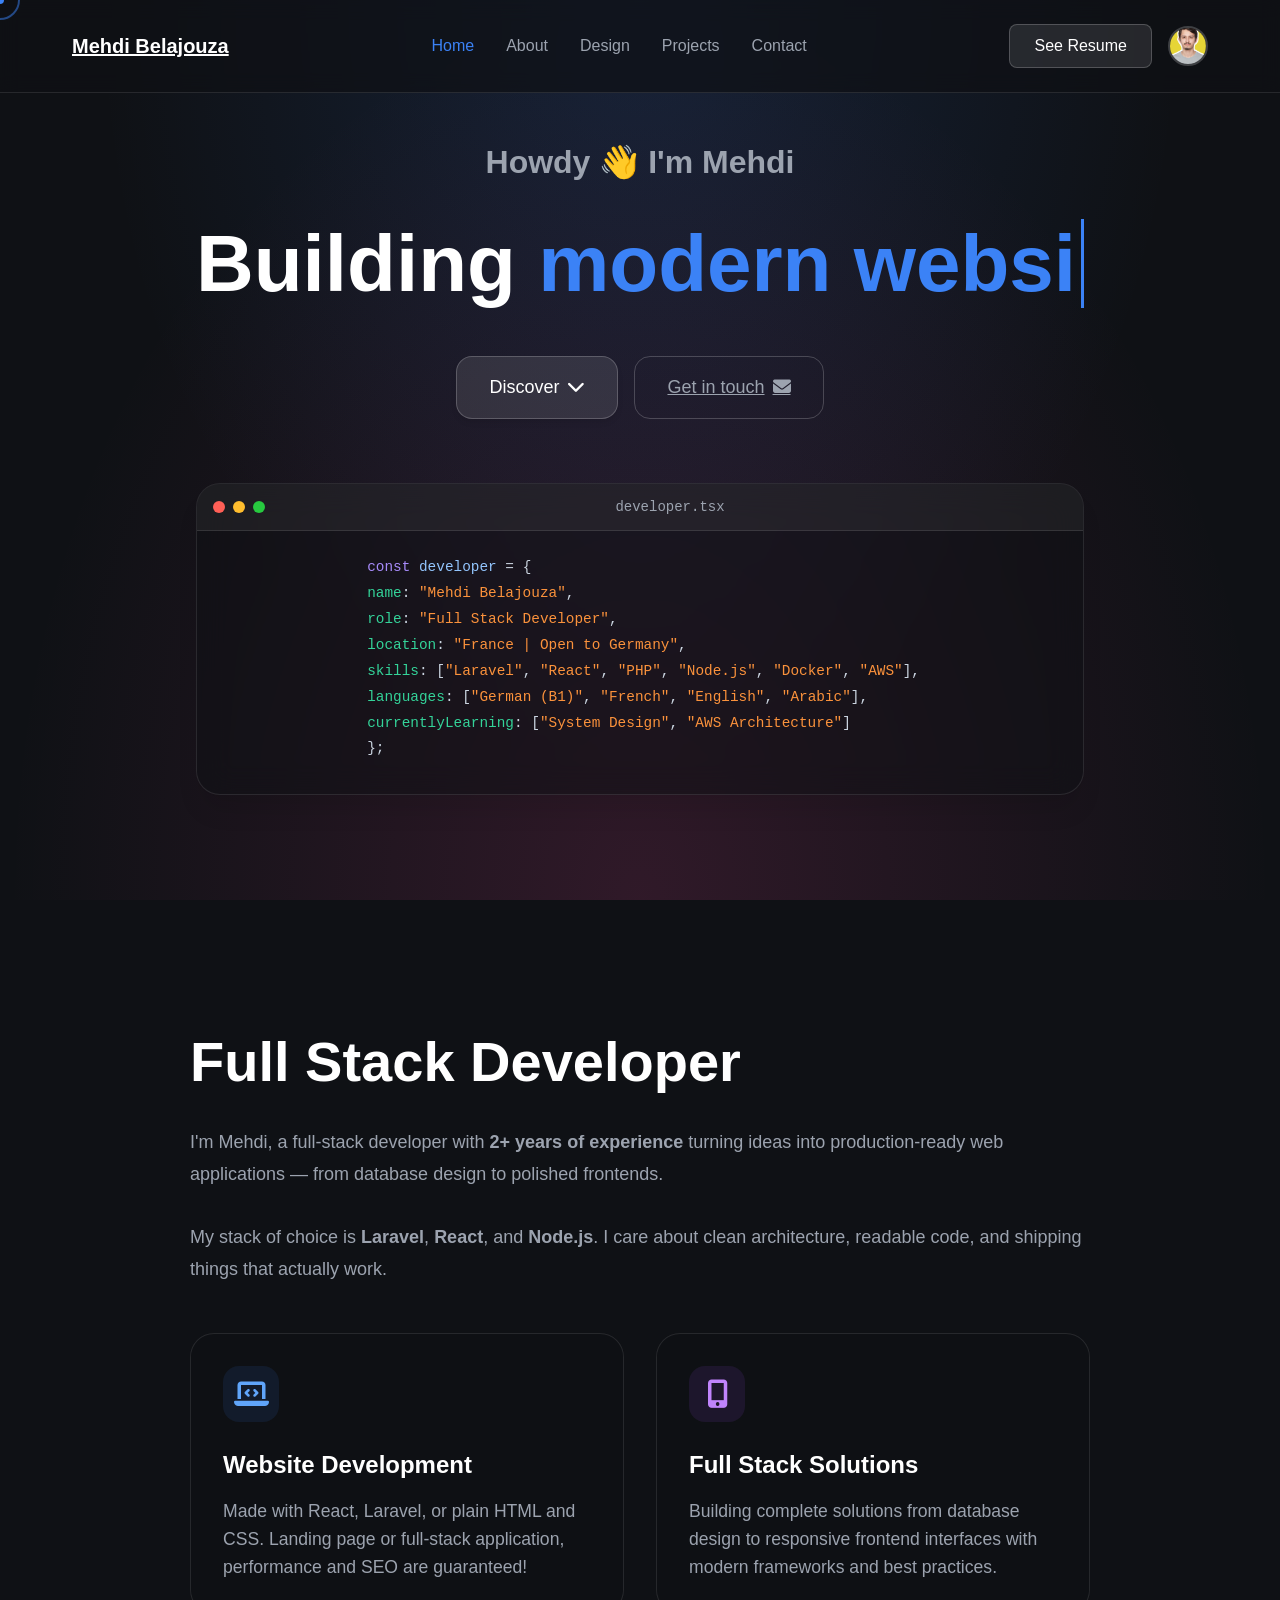
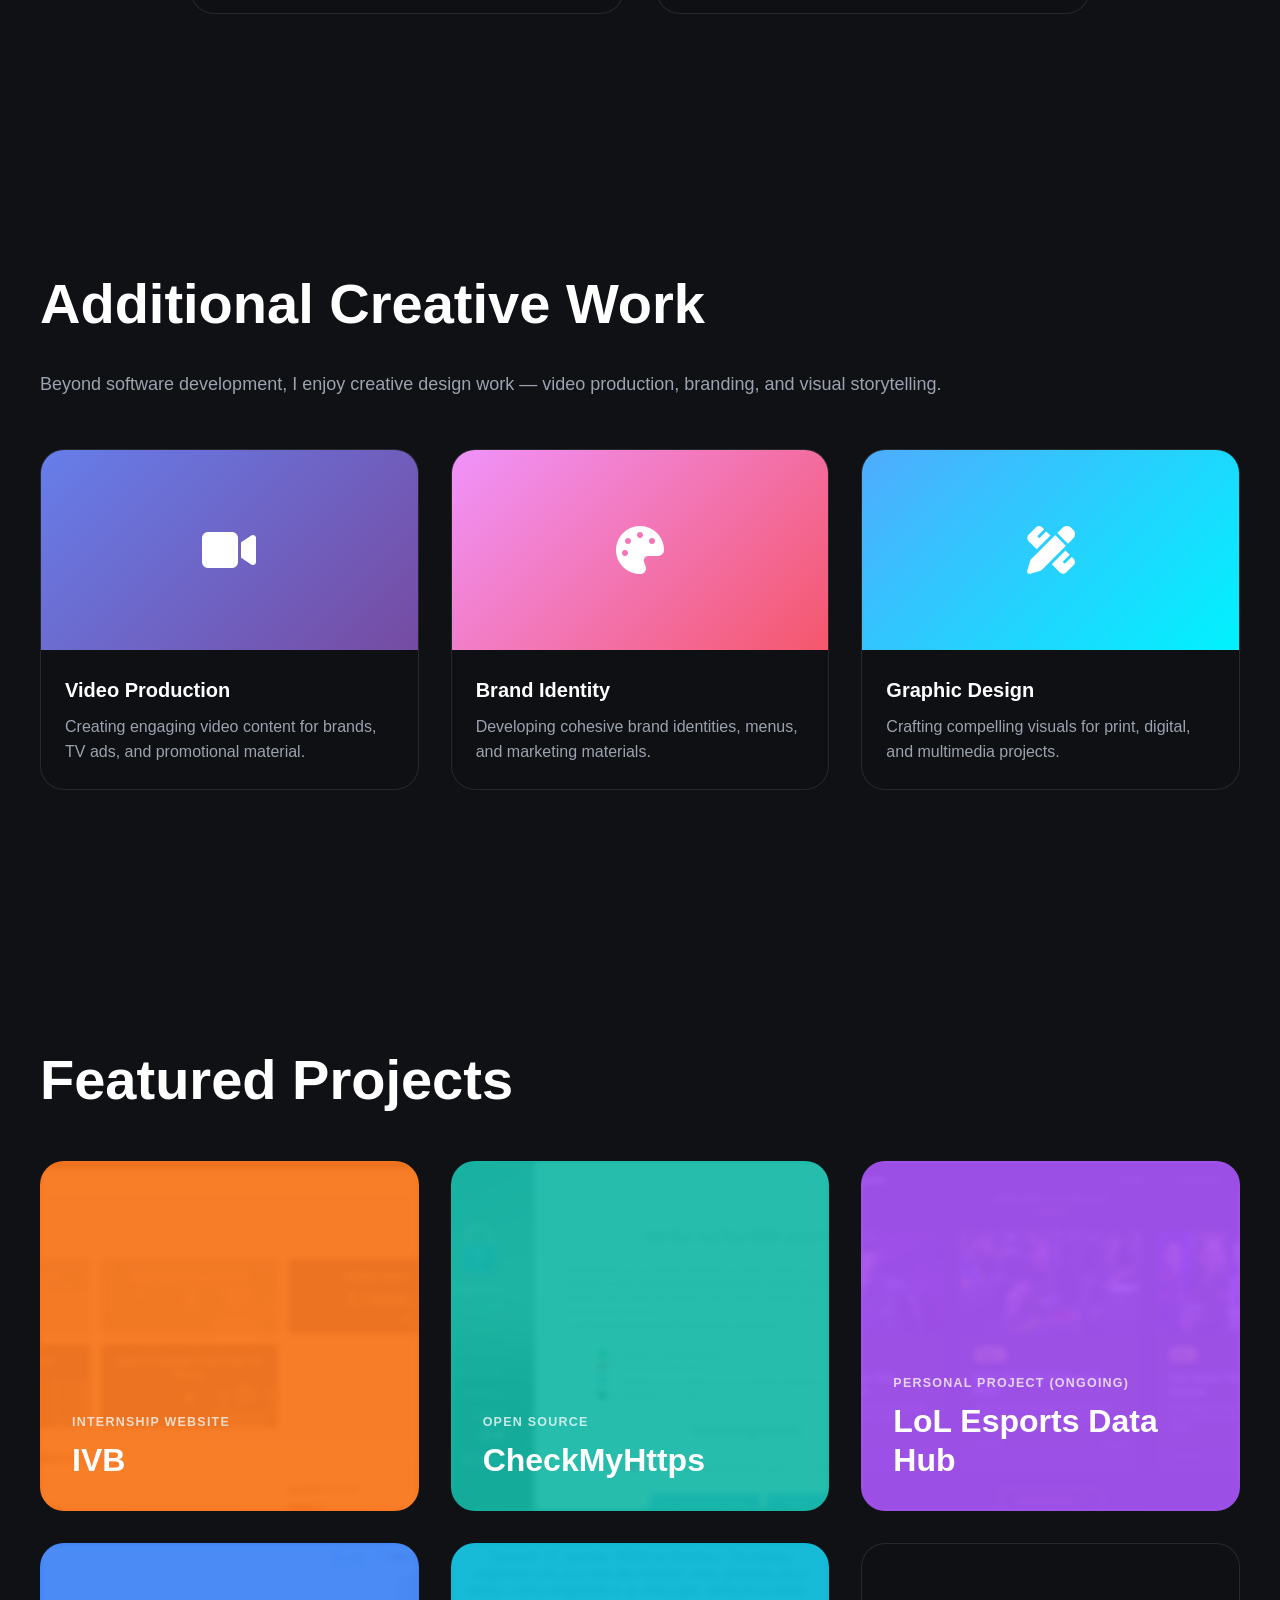
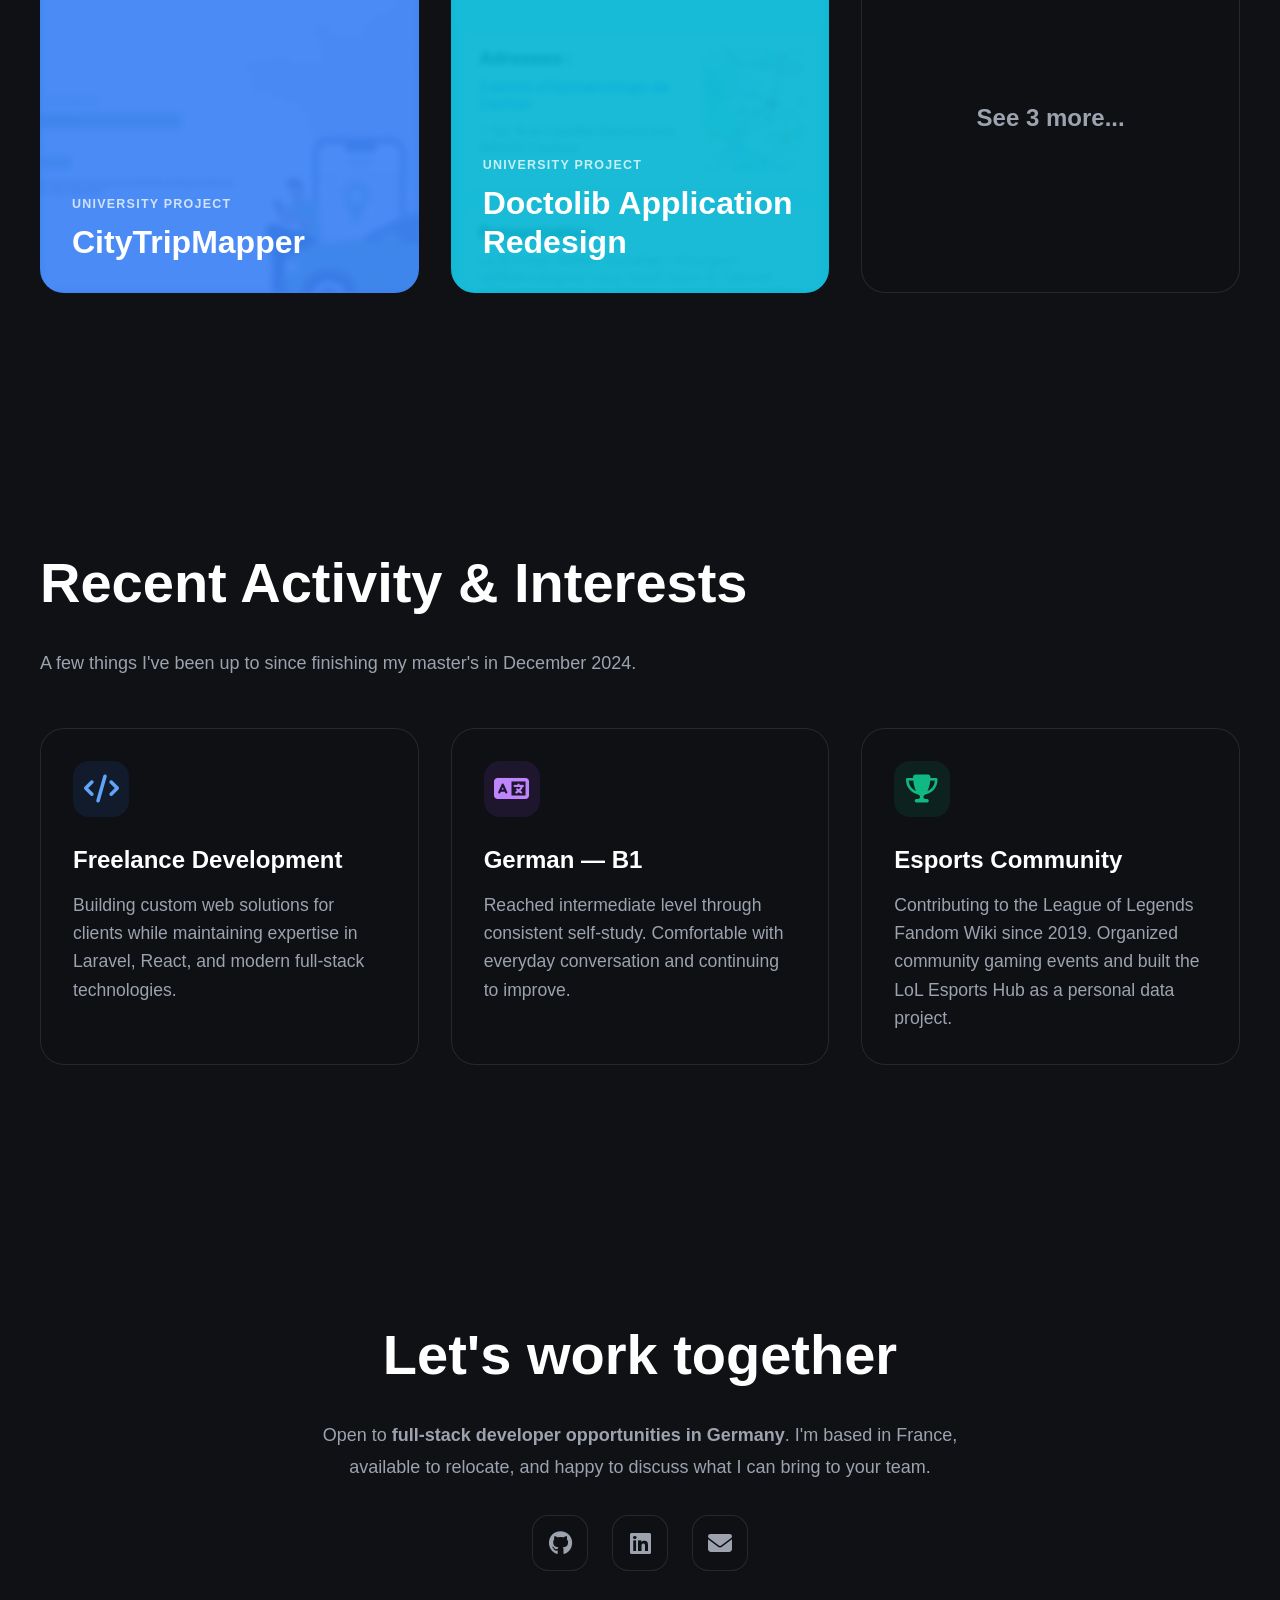
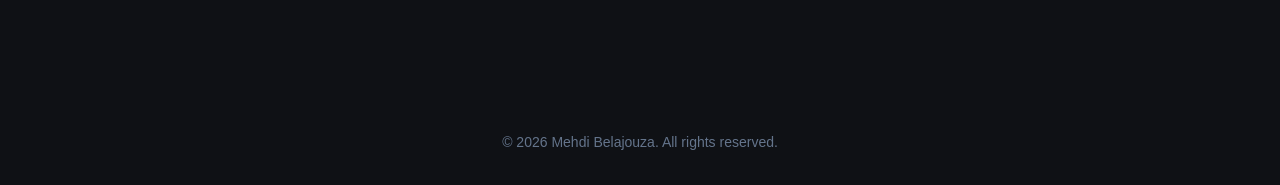
<file: index.html>
<!DOCTYPE html>
<html lang="en">
<head>
    <meta charset="UTF-8">
    <meta name="viewport" content="width=device-width, initial-scale=1.0">
    <title>Mehdi Belajouza - Full Stack Developer</title>
    
    <!-- Font Awesome -->
    <link rel="stylesheet" href="https://cdnjs.cloudflare.com/ajax/libs/font-awesome/6.4.0/css/all.min.css">
    
    <!-- Main Stylesheet -->
    <link rel="stylesheet" href="style.css">
    
</head>
<body>
    <!-- Scroll Progress Bar -->
    <div class="scroll-progress"></div>

    <!-- Navigation -->
    <nav id="navbar">
        <div class="nav-container">
            <a href="#home" class="logo glitch-hover">Mehdi Belajouza</a>
            
            <!-- Mobile Menu Button -->
            <button class="mobile-menu-toggle" id="mobile-menu-toggle" aria-label="Toggle Menu">
                <span></span>
                <span></span>
                <span></span>
            </button>
            
            <ul class="nav-links">
                <li><a href="#home">Home</a></li>
                <li><a href="#about">About</a></li>
                <li><a href="#design">Design</a></li>
                <li><a href="projects.html">Projects</a></li>
                <li><a href="#contact">Contact</a></li>
            </ul>
            <div class="nav-actions">
                <a href="resume.html" class="btn-resume">See Resume</a>
                <img src="images/profile.png" alt="Mehdi Belajouza" class="profile-icon">
            </div>
        </div>
    </nav>

    <!-- Hero Section -->
    <section id="home" class="hero">
        <div class="hero-content">
            <p class="greeting">Howdy 👋 I'm Mehdi</p>
            
            <h1 class="hero-title" data-speed="0.3">Building <span class="typing-text">modern websites</span></h1>
            
            <div class="button-group">
                <button class="btn btn-primary" onclick="document.getElementById('about').scrollIntoView({behavior: 'smooth'})">
                    Discover
                    <i class="fas fa-chevron-down"></i>
                </button>
                <a href="mailto:belajouza@et.esiea.fr" class="btn btn-secondary">
                    Get in touch
                    <i class="fas fa-envelope"></i>
                </a>
            </div>
            
            <!-- Code Window -->
            <div class="code-window">
                <div class="window-header">
                    <div class="window-dot red"></div>
                    <div class="window-dot yellow"></div>
                    <div class="window-dot green"></div>
                    <div class="window-title">developer.tsx</div>
                </div>
                <div class="code-content"><pre>
                <span class="code-keyword">const</span> <span class="code-var">developer</span> = {
                <span class="code-prop">name</span>: <span class="code-string">"Mehdi Belajouza"</span>,
                <span class="code-prop">role</span>: <span class="code-string">"Full Stack Developer"</span>,
                <span class="code-prop">location</span>: <span class="code-string">"France | Open to Germany"</span>,
                <span class="code-prop">skills</span>: [<span class="code-string">"Laravel"</span>, <span class="code-string">"React"</span>, <span class="code-string">"PHP"</span>, <span class="code-string">"Node.js"</span>, <span class="code-string">"Docker"</span>, <span class="code-string">"AWS"</span>],
                <span class="code-prop">languages</span>: [<span class="code-string">"German (B1)"</span>, <span class="code-string">"French"</span>, <span class="code-string">"English"</span>, <span class="code-string">"Arabic"</span>],
                <span class="code-prop">currentlyLearning</span>: [<span class="code-string">"System Design"</span>, <span class="code-string">"AWS Architecture"</span>]
                };</pre>
                </div>
            </div>
        </div>
    </section>

    <!-- About Section -->
    <section id="about" class="about" data-bg-color="#111827">
        <div class="about-container">
            <h2 class="section-title">Full Stack Developer</h2>
            
            <p class="about-text">
                I'm Mehdi, a full-stack developer with <strong>2+ years of experience</strong> turning ideas into
                production-ready web applications — from database design to polished frontends.
            </p>
            
            <p class="about-text">
                My stack of choice is <strong>Laravel</strong>, <strong>React</strong>, and <strong>Node.js</strong>.
                I care about clean architecture, readable code, and shipping things that actually work.
            </p>
            
            <!-- Services -->
            <div class="services-grid reveal-container">
                <div class="service-card reveal-child">
                    <div class="service-icon icon-blue">
                        <i class="fas fa-laptop-code"></i>
                    </div>
                    <h3 class="service-title">Website Development</h3>
                    <p class="service-description">
                        Made with React, Laravel, or plain HTML and CSS. Landing page or full-stack application, 
                        performance and SEO are guaranteed!
                    </p>
                </div>
                
                <div class="service-card reveal-child">
                    <div class="service-icon icon-purple">
                        <i class="fas fa-mobile-alt"></i>
                    </div>
                    <h3 class="service-title">Full Stack Solutions</h3>
                    <p class="service-description">
                        Building complete solutions from database design to responsive frontend interfaces 
                        with modern frameworks and best practices.
                    </p>
                </div>
            </div>
        </div>
    </section>

    <!-- Design Section -->
    <section id="design" class="design-section" data-bg-color="#0f1115">
        <div class="design-container">
            <h2 class="section-title">Additional Creative Work</h2>
            <p class="about-text">
                Beyond software development, I enjoy creative design work — video production, branding, and visual storytelling.
            </p>
            
            <div class="design-grid reveal-container">
                <!-- Design Item 1 -->
                <div class="design-card reveal-child">
                    <div class="design-image" style="background: linear-gradient(135deg, #667eea 0%, #764ba2 100%);">
                        <i class="fas fa-video"></i>
                    </div>
                    <div class="design-info">
                        <h3 class="design-title">Video Production</h3>
                        <p class="design-description">
                            Creating engaging video content for brands, TV ads, and promotional material.
                        </p>
                    </div>
                </div>
                
                <!-- Design Item 2 -->
                <div class="design-card reveal-child">
                    <div class="design-image" style="background: linear-gradient(135deg, #f093fb 0%, #f5576c 100%);">
                        <i class="fas fa-palette"></i>
                    </div>
                    <div class="design-info">
                        <h3 class="design-title">Brand Identity</h3>
                        <p class="design-description">
                            Developing cohesive brand identities, menus, and marketing materials.
                        </p>
                    </div>
                </div>
                
                <!-- Design Item 3 -->
                <div class="design-card reveal-child">
                    <div class="design-image" style="background: linear-gradient(135deg, #4facfe 0%, #00f2fe 100%);">
                        <i class="fas fa-pencil-ruler"></i>
                    </div>
                    <div class="design-info">
                        <h3 class="design-title">Graphic Design</h3>
                        <p class="design-description">
                            Crafting compelling visuals for print, digital, and multimedia projects.
                        </p>
                    </div>
                </div>
            </div>
        </div>
    </section>

    <!-- Projects Section -->
    <section id="projects" class="projects">
        <div class="projects-container">
            <h2 class="section-title">Featured Projects</h2>
            
            <div class="projects-grid reveal-container">
                <!-- Project 1: IVB -->
                <a href="https://ionos.ivb.itfuture.net/" target="_blank" class="project-card reveal-child" style="background-color: #f97316; --bg-image: url('images/iVB.png');">
                    <div class="category">Internship Website</div>
                    <div class="title">IVB</div>
                    <div class="description">Comprehensive voice assistant management system built on Laravel with AI-powered conversations and advanced analytics.</div>
                </a>
                <!-- Project 2: CheckMyHttps -->
                <a href="https://checkmyhttps.net/" target="_blank" class="project-card reveal-child" style="background-color: #14b8a6; --bg-image: url('images/checkmyhttps.png');">
                    <div class="category">Open Source</div>
                    <div class="title">CheckMyHttps</div>
                    <div class="description">Browser extension for HTTPS security verification that helps users detect potential man-in-the-middle attacks.</div>
                </a>
                <!-- Project 3: Esports Hub -->
                <a href="https://github.com/Mehdi-Belajouza/lol-esports-hub" target="_blank" class="project-card reveal-child" style="background-color: #a855f7; --bg-image: url('images/Internation Esports.png');">
                    <div class="category">Personal Project (Ongoing)</div>
                    <div class="title">LoL Esports Data Hub</div>
                    <div class="description">Full-stack ETL platform processing 50,000+ data points from Wikifandom API. Built with React, Node.js, and custom data pipeline architecture.</div>
                </a>
                <!-- Project 4: CityTripMapper -->
                <a href="https://github.com/CityTripMapper/CityTripMapper" target="_blank" class="project-card reveal-child" style="background-color: #3b82f6; --bg-image: url('images/citytripmapper.png');">
                    <div class="category">University Project</div>
                    <div class="title">CityTripMapper</div>
                    <div class="description">Tourist guide platform with microservices architecture. Built with React, Node.js, and MongoDB.</div>
                </a>
                <!-- Project 5: Doctolib UI/UX -->
                <a class="project-card reveal-child" style="background-color: #06b6d4; cursor: default; --bg-image: url('images/Doctolib.png');">
                    <div class="category">University Project</div>
                    <div class="title">Doctolib Application Redesign</div>
                    <div class="description">Improved interface concept for Doctolib application optimized for mobile devices.</div>
                </a>
                <!-- View All Projects -->
                <a href="projects.html" class="project-card project-card-more reveal-child">
                    <div>See 3 more...</div>
                </a>
            </div>
        </div>
    </section>

    <!-- Recent Activity Section -->
    <section id="activity" class="esports-section" data-bg-color="#111827">
        <div class="esports-container">
            <h2 class="section-title">Recent Activity &amp; Interests</h2>
            <p class="about-text">
                A few things I've been up to since finishing my master's in December 2024.
            </p>

            <div class="services-grid reveal-container">
                <div class="service-card reveal-child">
                    <div class="service-icon icon-blue">
                        <i class="fas fa-code"></i>
                    </div>
                    <h3 class="service-title">Freelance Development</h3>
                    <p class="service-description">
                        Building custom web solutions for clients while maintaining expertise in Laravel, React, and modern full-stack technologies.
                    </p>
                </div>
                
                <div class="service-card reveal-child">
                    <div class="service-icon icon-purple">
                        <i class="fas fa-language"></i>
                    </div>
                    <h3 class="service-title">German — B1</h3>
                    <p class="service-description">
                        Reached intermediate level through consistent self-study. Comfortable with everyday conversation and continuing to improve.
                    </p>
                </div>

                <div class="service-card reveal-child">
                    <div class="service-icon icon-green">
                        <i class="fas fa-trophy"></i>
                    </div>
                    <h3 class="service-title">Esports Community</h3>
                    <p class="service-description">
                        Contributing to the League of Legends Fandom Wiki since 2019. Organized community gaming events and built the LoL Esports Hub as a personal data project.
                    </p>
                </div>
            </div>
        </div>
    </section>

    <!-- Contact Section -->
    <section id="contact" class="contact">
        <div class="contact-container">
            <h2 class="section-title">Let's work together</h2>
            <p class="about-text">
                Open to <strong>full-stack developer opportunities in Germany</strong>.
                I'm based in France, available to relocate, and happy to discuss what I can bring to your team.
            </p>
            <div class="contact-links">
                <a href="https://github.com/Mehdi-Belajouza" target="_blank" class="contact-link">
                    <i class="fab fa-github"></i>
                </a>
                <a href="https://www.linkedin.com/in/mehdi-belajouza/" target="_blank" class="contact-link">
                    <i class="fab fa-linkedin"></i>
                </a>
                <a href="mailto:belajouza@et.esiea.fr" class="contact-link">
                    <i class="fas fa-envelope"></i>
                </a>
            </div>
        </div>
    </section>

    <footer>
        <p>&copy; 2026 Mehdi Belajouza. All rights reserved.</p>
    </footer>

    <script>
        // Smooth scrolling for navigation
        document.querySelectorAll('a[href^="#"]').forEach(anchor => {
            anchor.addEventListener('click', function (e) {
                e.preventDefault();
                const target = document.querySelector(this.getAttribute('href'));
                if (target) {
                    target.scrollIntoView({ behavior: 'smooth', block: 'start' });
                }
            });
        });
    </script>
    
    <!-- Custom Cursor -->
    <div class="cursor-dot"></div>
    <div class="cursor-outline"></div>

    <!-- Main Script -->
    <script src="script.js"></script>
</body>
</html>
</file>
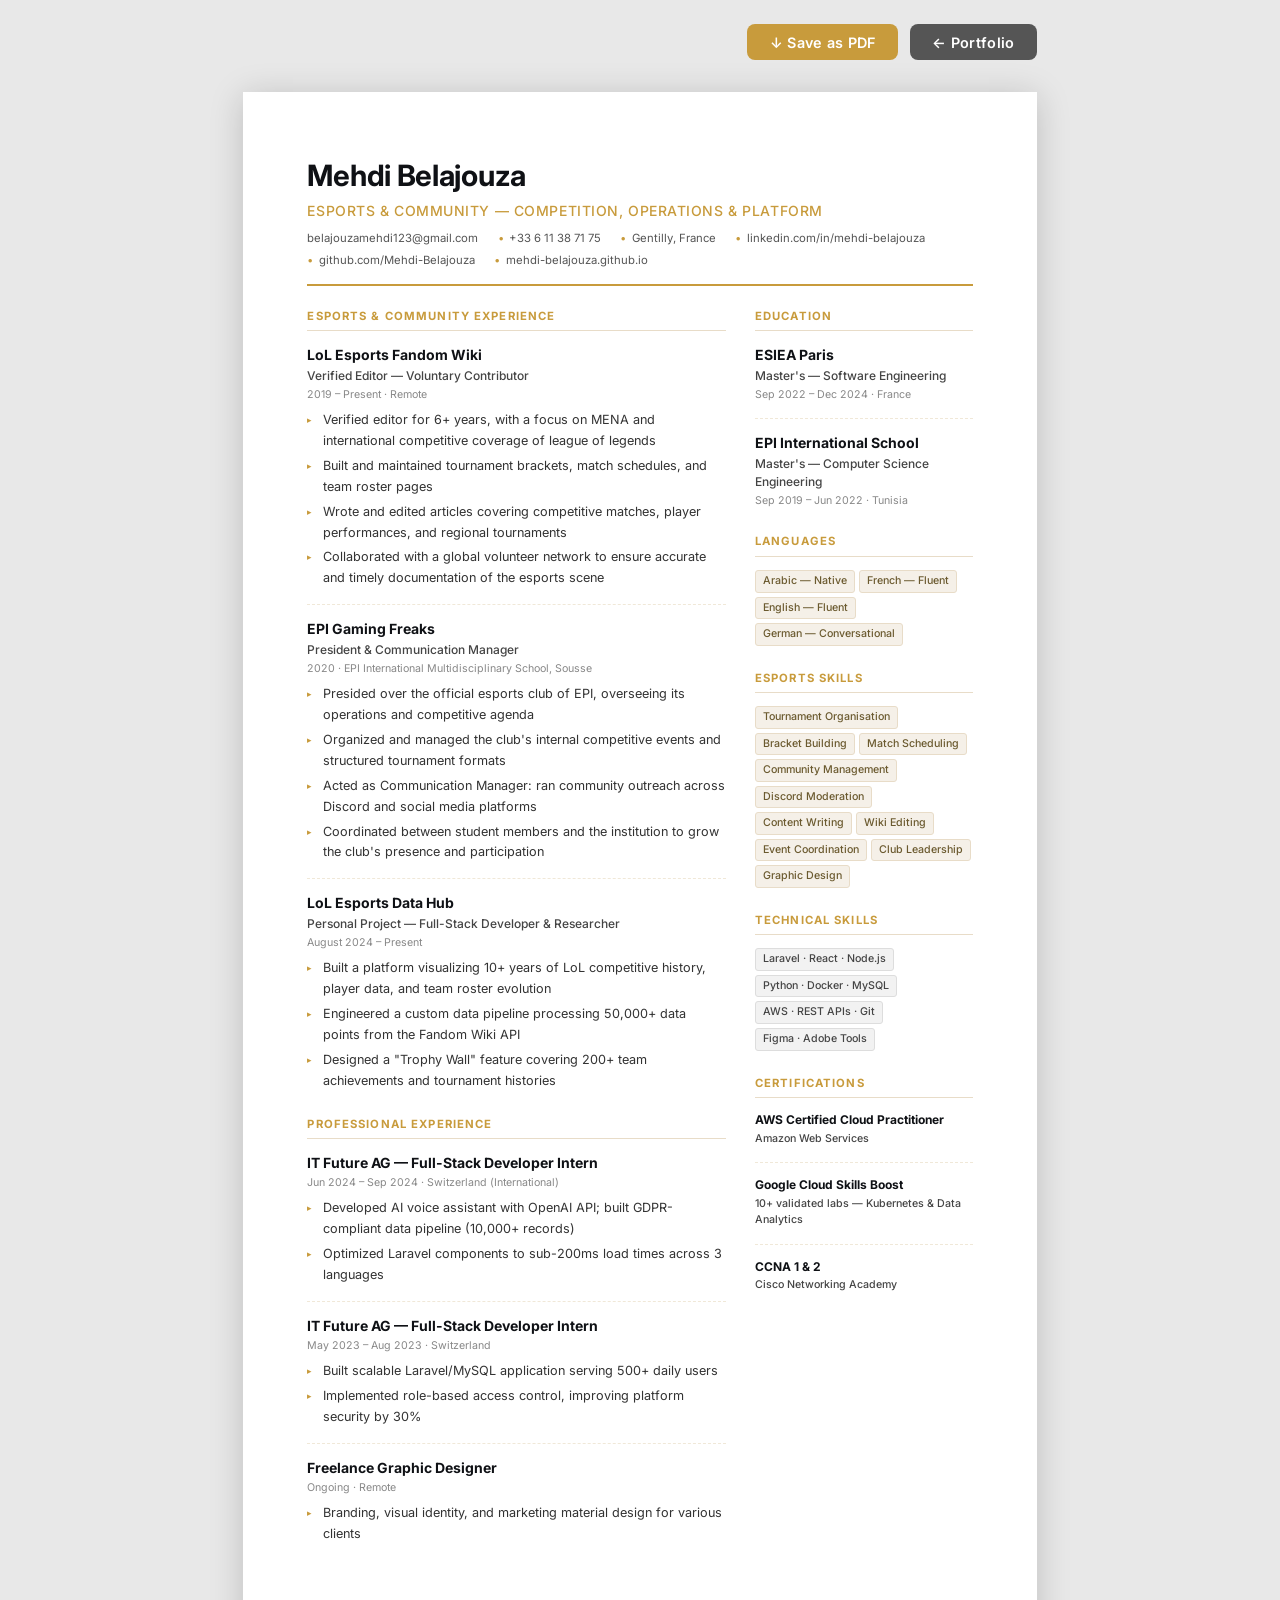
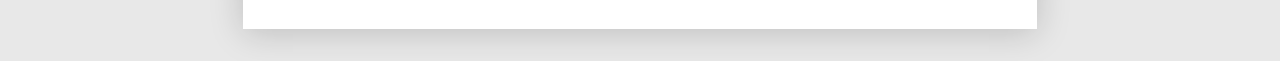
<file: esports-application.html>
<!DOCTYPE html>
<html lang="en">
<head>
    <meta charset="UTF-8">
    <meta name="viewport" content="width=device-width, initial-scale=1.0">
    <title>Mehdi Belajouza — Esports Application</title>

    <link rel="preconnect" href="https://fonts.googleapis.com">
    <link rel="preconnect" href="https://fonts.gstatic.com" crossorigin>
    <link href="https://fonts.googleapis.com/css2?family=Inter:wght@300;400;500;600;700&display=swap" rel="stylesheet">

    <style>
        /* ── Reset & base ── */
        *, *::before, *::after { box-sizing: border-box; margin: 0; padding: 0; }

        body {
            font-family: 'Inter', 'Segoe UI', Arial, sans-serif;
            font-size: 10.5pt;
            color: #1a1a1a;
            background: #e8e8e8;
            line-height: 1.55;
        }

        /* ── Page wrapper (screen preview) ── */
        .page {
            width: 210mm;
            min-height: 297mm;
            background: #fff;
            margin: 2rem auto;
            padding: 16mm 17mm;
            box-shadow: 0 4px 32px rgba(0,0,0,0.18);
            page-break-after: always;
        }

        /* ── Download button (screen only) ── */
        .download-bar {
            width: 210mm;
            margin: 1.5rem auto 0;
            display: flex;
            justify-content: flex-end;
            gap: 0.75rem;
        }

        .btn-pdf {
            display: inline-flex;
            align-items: center;
            gap: 0.45rem;
            padding: 0.6rem 1.4rem;
            background: #c89b3c;
            color: #fff;
            font-family: inherit;
            font-size: 0.9rem;
            font-weight: 600;
            border: none;
            border-radius: 0.5rem;
            cursor: pointer;
            letter-spacing: 0.02em;
            transition: background 0.2s;
        }
        .btn-pdf:hover { background: #a37a2e; }

        /* ══════════════════════════════════════
           RESUME PAGE
        ═══════════════════════════════════════ */

        /* Header */
        .r-header {
            border-bottom: 2.5px solid #c89b3c;
            padding-bottom: 14px;
            margin-bottom: 22px;
        }

        .r-name {
            font-size: 22pt;
            font-weight: 700;
            letter-spacing: -0.01em;
            color: #0f1115;
        }

        .r-role {
            font-size: 10.5pt;
            font-weight: 500;
            color: #c89b3c;
            margin-top: 2px;
            letter-spacing: 0.04em;
            text-transform: uppercase;
        }

        .r-contact {
            display: flex;
            flex-wrap: wrap;
            gap: 0.3rem 1.2rem;
            margin-top: 8px;
            font-size: 8.5pt;
            color: #555;
        }

        .r-contact a { color: #555; text-decoration: none; }
        .r-contact a:hover { color: #c89b3c; }
        .r-contact span::before { content: "•"; margin-right: 0.35rem; color: #c89b3c; }
        .r-contact span:first-child::before { content: ""; margin-right: 0; }

        /* Two-column layout */
        .r-body {
            display: grid;
            grid-template-columns: 1fr 0.52fr;
            gap: 0 1.8rem;
            margin-top: 14px;
        }

        /* Section */
        .r-section { margin-bottom: 24px; }

        .r-section-title {
            font-size: 8.5pt;
            font-weight: 700;
            text-transform: uppercase;
            letter-spacing: 0.1em;
            color: #c89b3c;
            border-bottom: 1px solid #e8dcc8;
            padding-bottom: 5px;
            margin-bottom: 13px;
        }

        /* Experience / Education block */
        .r-block { margin-bottom: 15px; }
        .r-block:last-child { margin-bottom: 0; }

        .r-block-title {
            font-size: 10.5pt;
            font-weight: 700;
            color: #0f1115;
        }

        .r-block-sub {
            font-size: 9pt;
            font-weight: 500;
            color: #444;
            margin-top: 1px;
        }

        .r-block-meta {
            font-size: 8pt;
            color: #888;
            margin-top: 1px;
            margin-bottom: 7px;
        }

        .r-list {
            list-style: none;
            padding: 0;
        }

        .r-list li {
            font-size: 9.5pt;
            color: #333;
            line-height: 1.65;
            padding-left: 1rem;
            position: relative;
            margin-bottom: 4px;
        }

        .r-list li::before {
            content: "▸";
            position: absolute;
            left: 0;
            color: #c89b3c;
            font-size: 7pt;
            top: 2px;
        }

        /* Tags */
        .r-tags {
            display: flex;
            flex-wrap: wrap;
            gap: 4px;
            margin-top: 4px;
        }

        .r-tag {
            font-size: 8pt;
            background: #f5f0e8;
            color: #6b5a2f;
            border: 1px solid #e8dcc8;
            border-radius: 3px;
            padding: 2px 7px;
            font-weight: 500;
        }

        .r-tag-soft {
            background: #f2f2f2;
            color: #444;
            border-color: #ddd;
        }

        /* Divider between experiences */
        .r-block + .r-block { border-top: 1px dashed #f0e8d8; padding-top: 13px; }

        /* ══════════════════════════════════════
           MOTIVATION LETTER PAGE
        ═══════════════════════════════════════ */

        .m-header {
            margin-bottom: 24px;
        }

        .m-name {
            font-size: 14pt;
            font-weight: 700;
            color: #0f1115;
        }

        .m-contact-line {
            font-size: 9pt;
            color: #666;
            margin-top: 3px;
        }

        .m-contact-line a { color: #666; text-decoration: none; }

        .m-divider {
            border: none;
            border-top: 2px solid #c89b3c;
            margin: 14px 0;
        }

        .m-recipient {
            margin-bottom: 20px;
        }

        .m-recipient p {
            font-size: 10pt;
            color: #333;
            line-height: 1.6;
        }

        .m-subject {
            font-size: 11pt;
            font-weight: 700;
            color: #0f1115;
            margin-bottom: 20px;
        }

        .m-subject span { color: #c89b3c; }

        .m-body p {
            font-size: 10.5pt;
            color: #222;
            line-height: 1.75;
            margin-bottom: 14px;
            text-align: justify;
        }

        .m-sign {
            margin-top: 32px;
        }

        .m-sign p {
            font-size: 10pt;
            color: #333;
            line-height: 1.7;
        }

        .m-sign .m-sign-name {
            font-size: 12pt;
            font-weight: 700;
            color: #0f1115;
            margin-top: 6px;
        }

        .m-date-line {
            font-size: 9pt;
            color: #888;
            text-align: right;
            margin-bottom: 24px;
        }

        /* ══════════════════════════════════════
           PRINT STYLES
        ═══════════════════════════════════════ */
        @media print {
            body { background: #fff; }

            .download-bar { display: none; }

            .page {
                width: 210mm;
                height: 297mm;
                margin: 0;
                padding: 8mm 10mm;
                box-shadow: none;
                overflow: hidden;
                page-break-after: avoid;
            }

            /* Compress all spacing so content fits one page */
            .r-name       { font-size: 19pt; }
            .r-role       { font-size: 9.5pt; margin-top: 1px; }
            .r-contact    { font-size: 8pt; margin-top: 5px; gap: 0.2rem 0.9rem; }
            .r-header     { padding-bottom: 8px; margin-bottom: 12px; }
            .r-body       { margin-top: 6px; gap: 0 1.4rem; }

            .r-section         { margin-bottom: 12px; }
            .r-section-title   { padding-bottom: 3px; margin-bottom: 7px; font-size: 7.5pt; }

            .r-block                 { margin-bottom: 7px; }
            .r-block + .r-block      { border-top: 1px dashed #f0e8d8; padding-top: 7px; }
            .r-block-title           { font-size: 9.5pt; }
            .r-block-sub             { font-size: 8.5pt; }
            .r-block-meta            { font-size: 7.5pt; margin-bottom: 3px; }

            .r-list li { font-size: 8.5pt; line-height: 1.45; margin-bottom: 2px; }

            .r-tags  { gap: 3px; margin-top: 3px; }
            .r-tag   { font-size: 7.5pt; padding: 1px 5px; }

            @page {
                size: A4;
                margin: 0;
            }
        }
    </style>
</head>
<body>

    <!-- ── Download bar (screen only) ── -->
    <div class="download-bar">
        <button class="btn-pdf" onclick="window.print()">
            &#8595; Save as PDF
        </button>
        <button class="btn-pdf" style="background:#555;" onclick="window.location.href='index.html'">
            &#8592; Portfolio
        </button>
    </div>

    <!-- ══════════════════════════════════════
         PAGE 1 — RESUME
    ═══════════════════════════════════════ -->
    <div class="page">

        <!-- Header -->
        <header class="r-header">
            <div class="r-name">Mehdi Belajouza</div>
            <div class="r-role">Esports &amp; Community — Competition, Operations &amp; Platform</div>
            <div class="r-contact">
                <span>belajouzamehdi123@gmail.com</span>
                <span>+33 6 11 38 71 75</span>
                <span>Gentilly, France</span>
                <span><a href="https://www.linkedin.com/in/mehdi-belajouza/">linkedin.com/in/mehdi-belajouza</a></span>
                <span><a href="https://github.com/Mehdi-Belajouza">github.com/Mehdi-Belajouza</a></span>
                <span><a href="https://mehdi-belajouza.github.io/">mehdi-belajouza.github.io</a></span>
            </div>
        </header>

        <!-- Two-column body -->
        <div class="r-body">

            <!-- LEFT column -->
            <div>

                <!-- Esports Experience -->
                <section class="r-section">
                    <div class="r-section-title">Esports &amp; Community Experience</div>

                    <div class="r-block">
                        <div class="r-block-title">LoL Esports Fandom Wiki</div>
                        <div class="r-block-sub">Verified Editor — Voluntary Contributor</div>
                        <div class="r-block-meta">2019 – Present · Remote</div>
                        <ul class="r-list">
                            <li>Verified editor for 6+ years, with a focus on MENA and international competitive coverage of league of legends</li>
                            <li>Built and maintained tournament brackets, match schedules, and team roster pages</li>
                            <li>Wrote and edited articles covering competitive matches, player performances, and regional tournaments</li>
                            <li>Collaborated with a global volunteer network to ensure accurate and timely documentation of the esports scene</li>
                        </ul>
                    </div>

                    <div class="r-block">
                        <div class="r-block-title">EPI Gaming Freaks</div>
                        <div class="r-block-sub">President &amp; Communication Manager</div>
                        <div class="r-block-meta">2020 · EPI International Multidisciplinary School, Sousse</div>
                        <ul class="r-list">
                            <li>Presided over the official esports club of EPI, overseeing its operations and competitive agenda</li>
                            <li>Organized and managed the club's internal competitive events and structured tournament formats</li>
                            <li>Acted as Communication Manager: ran community outreach across Discord and social media platforms</li>
                            <li>Coordinated between student members and the institution to grow the club's presence and participation</li>
                        </ul>
                    </div>

                    <div class="r-block">
                        <div class="r-block-title">LoL Esports Data Hub</div>
                        <div class="r-block-sub">Personal Project — Full-Stack Developer &amp; Researcher</div>
                        <div class="r-block-meta">August 2024 – Present</div>
                        <ul class="r-list">
                            <li>Built a platform visualizing 10+ years of LoL competitive history, player data, and team roster evolution</li>
                            <li>Engineered a custom data pipeline processing 50,000+ data points from the Fandom Wiki API</li>
                            <li>Designed a "Trophy Wall" feature covering 200+ team achievements and tournament histories</li>
                        </ul>
                    </div>
                </section>

                <!-- Professional Experience (condensed) -->
                <section class="r-section">
                    <div class="r-section-title">Professional Experience</div>

                    <div class="r-block">
                        <div class="r-block-title">IT Future AG — Full-Stack Developer Intern</div>
                        <div class="r-block-meta">Jun 2024 – Sep 2024 · Switzerland (International)</div>
                        <ul class="r-list">
                            <li>Developed AI voice assistant with OpenAI API; built GDPR-compliant data pipeline (10,000+ records)</li>
                            <li>Optimized Laravel components to sub-200ms load times across 3 languages</li>
                        </ul>
                    </div>

                    <div class="r-block">
                        <div class="r-block-title">IT Future AG — Full-Stack Developer Intern</div>
                        <div class="r-block-meta">May 2023 – Aug 2023 · Switzerland</div>
                        <ul class="r-list">
                            <li>Built scalable Laravel/MySQL application serving 500+ daily users</li>
                            <li>Implemented role-based access control, improving platform security by 30%</li>
                        </ul>
                    </div>

                    <div class="r-block">
                        <div class="r-block-title">Freelance Graphic Designer</div>
                        <div class="r-block-meta">Ongoing · Remote</div>
                        <ul class="r-list">
                            <li>Branding, visual identity, and marketing material design for various clients</li>
                        </ul>
                    </div>
                </section>

            </div>

            <!-- RIGHT column -->
            <div>

                <!-- Education -->
                <section class="r-section">
                    <div class="r-section-title">Education</div>

                    <div class="r-block">
                        <div class="r-block-title">ESIEA Paris</div>
                        <div class="r-block-sub">Master's — Software Engineering</div>
                        <div class="r-block-meta">Sep 2022 – Dec 2024 · France</div>
                    </div>

                    <div class="r-block">
                        <div class="r-block-title">EPI International School</div>
                        <div class="r-block-sub">Master's — Computer Science Engineering</div>
                        <div class="r-block-meta">Sep 2019 – Jun 2022 · Tunisia</div>
                    </div>
                </section>

                <!-- Languages -->
                <section class="r-section">
                    <div class="r-section-title">Languages</div>
                    <div class="r-tags">
                        <span class="r-tag">Arabic — Native</span>
                        <span class="r-tag">French — Fluent</span>
                        <span class="r-tag">English — Fluent</span>
                        <span class="r-tag">German — Conversational</span>
                    </div>
                </section>

                <!-- Relevant Skills -->
                <section class="r-section">
                    <div class="r-section-title">Esports Skills</div>
                    <div class="r-tags">
                        <span class="r-tag">Tournament Organisation</span>
                        <span class="r-tag">Bracket Building</span>
                        <span class="r-tag">Match Scheduling</span>
                        <span class="r-tag">Community Management</span>
                        <span class="r-tag">Discord Moderation</span>
                        <span class="r-tag">Content Writing</span>
                        <span class="r-tag">Wiki Editing</span>
                        <span class="r-tag">Event Coordination</span>
                        <span class="r-tag">Club Leadership</span>
                        <span class="r-tag">Graphic Design</span>
                    </div>
                </section>

                <!-- Technical Skills (brief) -->
                <section class="r-section">
                    <div class="r-section-title">Technical Skills</div>
                    <div class="r-tags">
                        <span class="r-tag r-tag-soft">Laravel · React · Node.js</span>
                        <span class="r-tag r-tag-soft">Python · Docker · MySQL</span>
                        <span class="r-tag r-tag-soft">AWS · REST APIs · Git</span>
                        <span class="r-tag r-tag-soft">Figma · Adobe Tools</span>
                    </div>
                </section>

                <!-- Certifications (brief) -->
                <section class="r-section">
                    <div class="r-section-title">Certifications</div>
                    <div class="r-block">
                        <div class="r-block-title" style="font-size:9pt;">AWS Certified Cloud Practitioner</div>
                        <div class="r-block-sub" style="font-size:8pt;">Amazon Web Services</div>
                    </div>
                    <div class="r-block" style="margin-top:6px;">
                        <div class="r-block-title" style="font-size:9pt;">Google Cloud Skills Boost</div>
                        <div class="r-block-sub" style="font-size:8pt;">10+ validated labs — Kubernetes &amp; Data Analytics</div>
                    </div>
                    <div class="r-block" style="margin-top:6px;">
                        <div class="r-block-title" style="font-size:9pt;">CCNA 1 &amp; 2</div>
                        <div class="r-block-sub" style="font-size:8pt;">Cisco Networking Academy</div>
                    </div>
                </section>

            </div>
        </div>
    </div>

    <!-- PAGE 2 — MOTIVATION LETTER · commented out · remove style="display:none" to re-enable -->
    <div class="page" style="display:none">

        <!-- Sender block -->
        <div class="m-header">
            <div class="m-name">Mehdi Belajouza</div>
            <div class="m-contact-line">
                belajouzamehdi123@gmail.com &nbsp;·&nbsp; +33 6 11 38 71 75 &nbsp;·&nbsp; Gentilly, France
            </div>
        </div>

        <div class="m-date-line">April 2026</div>

        <!-- Recipient -->
        <div class="m-recipient">
            <p><strong>Esports LOL Tunisia</strong><br>
            Application Committee</p>
        </div>

        <hr class="m-divider">

        <!-- Subject -->
        <div class="m-subject">
            Subject: Application for an Esports Role — <span>Esports LOL Tunisia</span>
        </div>

        <!-- Body -->
        <div class="m-body">

            <p>Dear Esports LOL Tunisia Committee,</p>

            <p>
                I am writing to express my strong interest in contributing to your organisation. Esports —
                and League of Legends in particular — has been a central part of my life for years. I spend
                a significant portion of my day reading, writing, and thinking about the competitive scene.
                This is not something I pursue for professional gain alone; it is something I genuinely love
                and feel deeply invested in.
            </p>

            <p>
                Since 2019, I have been a verified editor on the League of Legends Fandom Wiki, contributing
                entirely on a voluntary basis. Over those six-plus years, I have built tournament brackets,
                maintained match schedules, and written articles covering competitive events — with a
                particular focus on the MENA region. I continue to do this because I believe that documenting
                and amplifying our regional scene matters, and that it deserves the same level of care and
                rigor as any other major region.
            </p>

            <p>
                During my university years in Tunisia, I served as President of EPI Gaming Freaks and later
                as the club's Communication Manager. In those roles, I organised the club's competitive events,
                structured its internal tournaments, and managed community platforms including Discord and social
                media. That experience gave me first-hand knowledge of what it takes to run an esports organisation
                from the inside.
            </p>

            <p>
                Beyond esports, I hold a Master's degree in Software Engineering from ESIEA Paris and have worked
                as a full-stack developer both nationally and internationally. I also work as a freelance graphic designer.
                This combination means I can contribute not only from a passion and community standpoint, but also from
                a technical and creative one — whether that involves managing platforms, building tools, designing
                communication assets, or supporting operations.
            </p>

            <p>
                What drives me most is the desire to improve the visibility of Tunisian and MENA esports talent.
                I want to create environments where players are motivated to compete, improve, and be recognised.
                I have ideas I would love to bring to your organisation, and I am ready to invest the time and
                effort to help make them a reality.
            </p>

            <p>
                I would be glad to provide endorsements from collaborators on the Fandom Wiki and from people
                I have worked with in the community. I am happy to discuss my background further at your convenience.
            </p>

            <p>Thank you for your time and consideration.</p>

        </div>

        <!-- Signature -->
        <div class="m-sign">
            <p>Sincerely,</p>
            <p class="m-sign-name">Mehdi Belajouza</p>
            <p style="font-size:9pt;color:#888;margin-top:4px;">
                belajouzamehdi123@gmail.com &nbsp;·&nbsp;
                <a href="https://www.linkedin.com/in/mehdi-belajouza/" style="color:#888;text-decoration:none;">LinkedIn</a>
            </p>
        </div>

    </div>

</body>
</html>
</file>
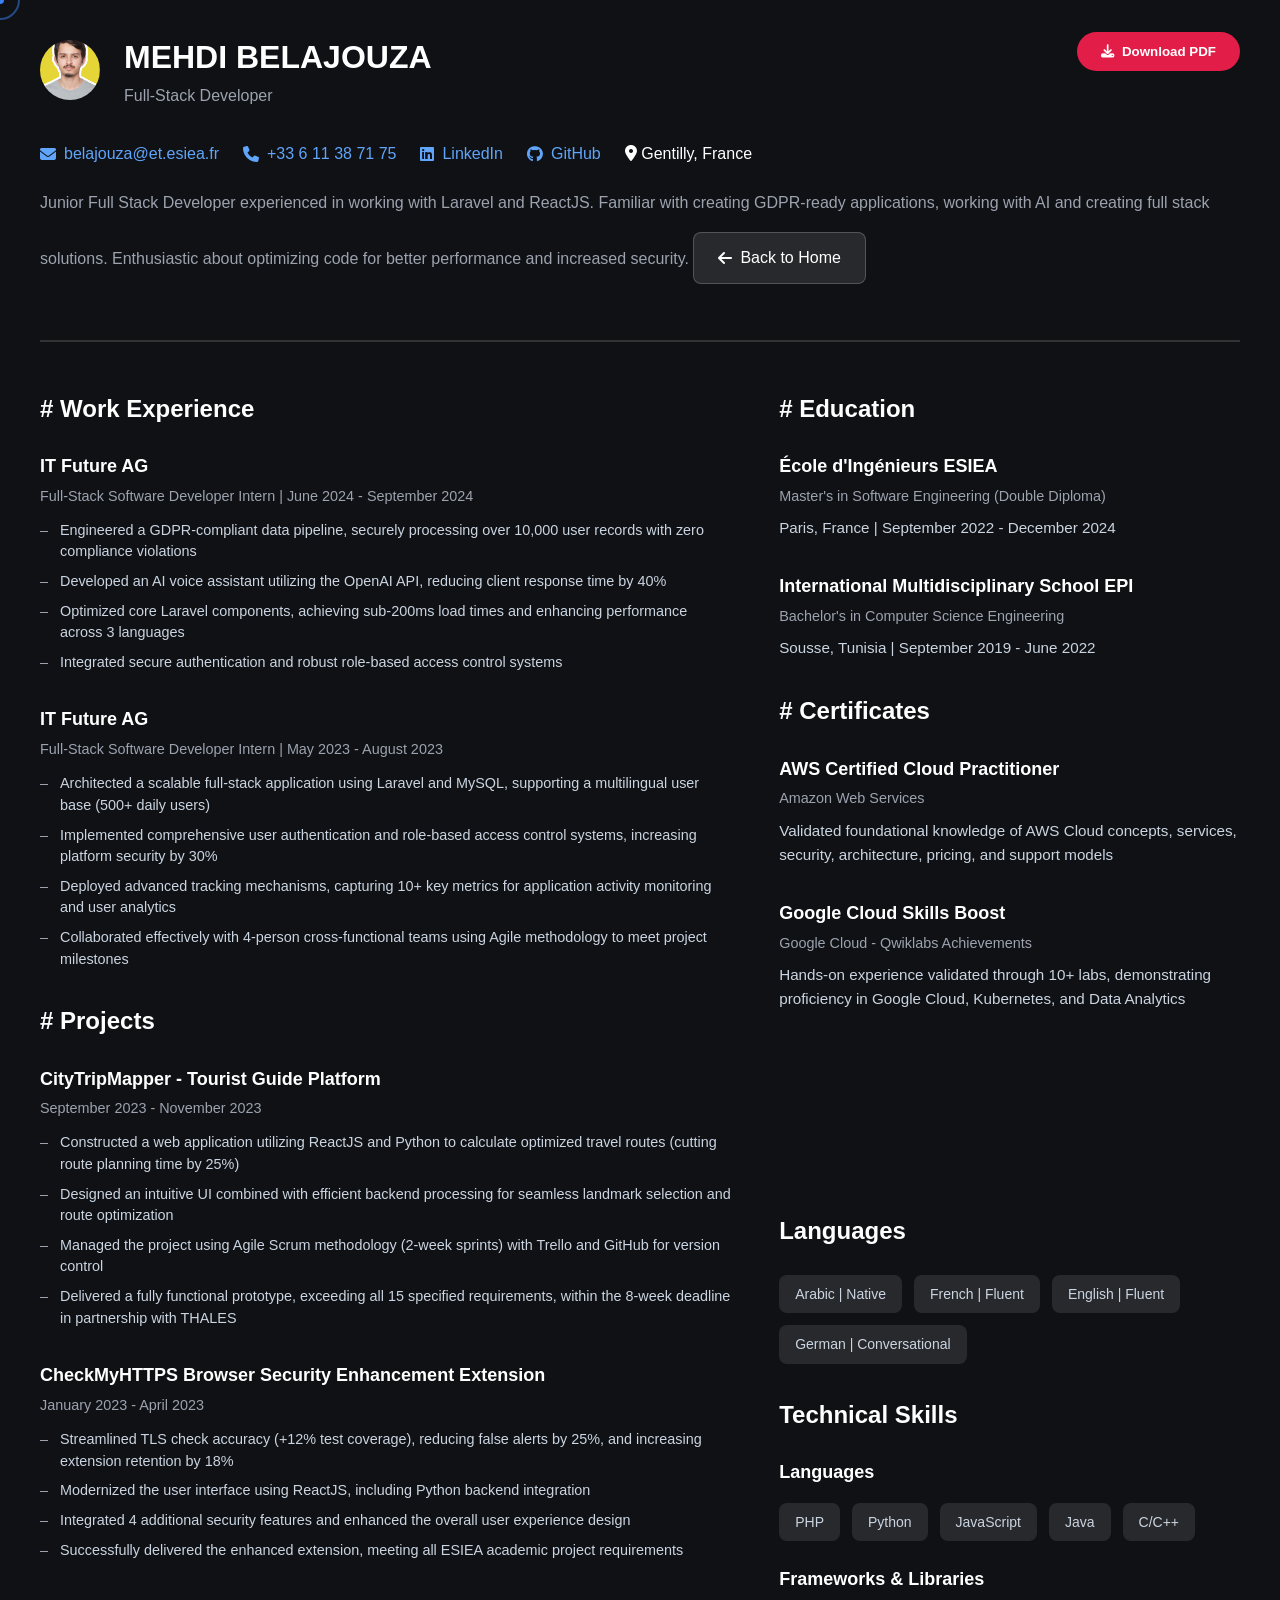
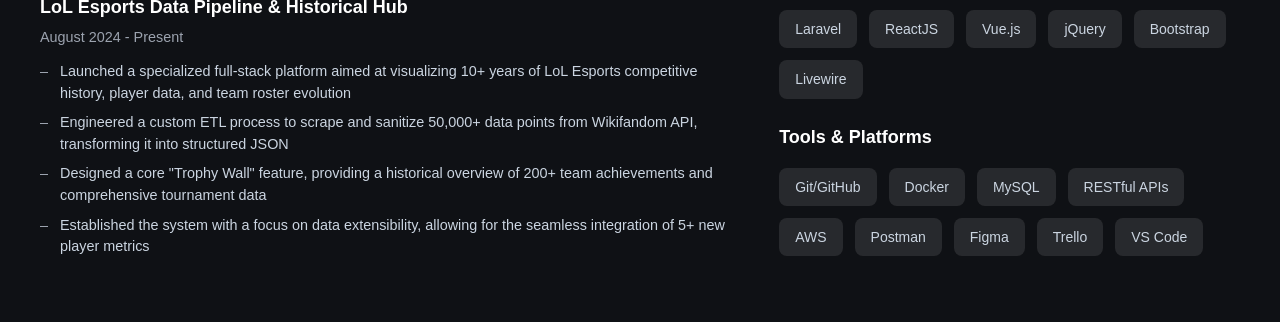
<file: resume.html>
<!DOCTYPE html>
<html lang="en">
<head>
    <meta charset="UTF-8">
    <meta name="viewport" content="width=device-width, initial-scale=1.0">
    <title>Resume - Mehdi Belajouza</title>
    
    <!-- Font Awesome -->
    <link rel="stylesheet" href="https://cdnjs.cloudflare.com/ajax/libs/font-awesome/6.4.0/css/all.min.css">
    
    <!-- Stylesheet -->
    <link rel="stylesheet" href="style.css">
</head>
<body class="resume-body">
    <!-- Scroll Progress Bar -->
    <div class="scroll-progress"></div>

    <div class="resume-container">
        <!-- Header -->
        <header class="resume-header">
            <div class="resume-header-top">
                <div class="resume-profile">
                    <img src="./images/profile.png" alt="Mehdi Belajouza" class="resume-photo">
                    <div class="resume-title-section">
                        <h1 class="resume-name">MEHDI BELAJOUZA</h1>
                        <p class="resume-role">Full-Stack Developer</p>
                    </div>
                </div>
                <button class="btn-download-pdf" onclick="window.print()">
                    <i class="fas fa-download"></i> Download PDF
                </button>
            </div>
            <div class="resume-contact-info">
                <a href="mailto:belajouza@et.esiea.fr"><i class="fas fa-envelope"></i> belajouza@et.esiea.fr</a>
                <a href="tel:+33611387175"><i class="fas fa-phone"></i> +33 6 11 38 71 75</a>
                <a href="https://www.linkedin.com/in/mehdi-belajouza/"><i class="fab fa-linkedin"></i> LinkedIn</a>
                <a href="https://github.com/Mehdi-Belajouza"><i class="fab fa-github"></i> GitHub</a>
                <span><i class="fas fa-map-marker-alt"></i> Gentilly, France</span>
            </div>
            <p class="resume-bio">
               Junior Full Stack Developer experienced in working with Laravel and ReactJS. Familiar with creating GDPR-ready applications, working with AI and creating full stack solutions. Enthusiastic about optimizing code for better performance and increased security.
            <a href="index.html" class="btn-back-home">
                <i class="fas fa-arrow-left"></i> Back to Home
            </a>
        </header>

        <div class="resume-content">
            <!-- Left Column -->
            <div class="resume-left">
                <!-- Experience -->
                <section class="resume-section reveal-container">
                    <h2 class="resume-section-title"># Work Experience</h2>
                    
                    <div class="resume-item reveal-child">
                        <h3 class="resume-item-title">IT Future AG</h3>
                        <p class="resume-item-subtitle">Full-Stack Software Developer Intern | June 2024 - September 2024</p>
                        <ul class="resume-list">
                            <li>Engineered a GDPR-compliant data pipeline, securely processing over 10,000 user records with zero compliance violations</li>
                            <li>Developed an AI voice assistant utilizing the OpenAI API, reducing client response time by 40%</li>
                            <li>Optimized core Laravel components, achieving sub-200ms load times and enhancing performance across 3 languages</li>
                            <li>Integrated secure authentication and robust role-based access control systems</li>
                        </ul>
                    </div>

                    <div class="resume-item reveal-child">
                        <h3 class="resume-item-title">IT Future AG</h3>
                        <p class="resume-item-subtitle">Full-Stack Software Developer Intern | May 2023 - August 2023</p>
                        <ul class="resume-list">
                            <li>Architected a scalable full-stack application using Laravel and MySQL, supporting a multilingual user base (500+ daily users)</li>
                            <li>Implemented comprehensive user authentication and role-based access control systems, increasing platform security by 30%</li>
                            <li>Deployed advanced tracking mechanisms, capturing 10+ key metrics for application activity monitoring and user analytics</li>
                            <li>Collaborated effectively with 4-person cross-functional teams using Agile methodology to meet project milestones</li>
                        </ul>
                    </div>
                </section>

                <!-- Projects -->
                <section class="resume-section reveal-container">
                    <h2 class="resume-section-title"># Projects</h2>
                    
                    <div class="resume-item reveal-child">
                        <h3 class="resume-item-title">CityTripMapper - Tourist Guide Platform</h3>
                        <p class="resume-item-subtitle">September 2023 - November 2023</p>
                        <ul class="resume-list">
                            <li>Constructed a web application utilizing ReactJS and Python to calculate optimized travel routes (cutting route planning time by 25%)</li>
                            <li>Designed an intuitive UI combined with efficient backend processing for seamless landmark selection and route optimization</li>
                            <li>Managed the project using Agile Scrum methodology (2-week sprints) with Trello and GitHub for version control</li>
                            <li>Delivered a fully functional prototype, exceeding all 15 specified requirements, within the 8-week deadline in partnership with THALES</li>
                        </ul>
                    </div>

                    <div class="resume-item reveal-child">
                        <h3 class="resume-item-title">CheckMyHTTPS Browser Security Enhancement Extension</h3>
                        <p class="resume-item-subtitle">January 2023 - April 2023</p>
                        <ul class="resume-list">
                            <li>Streamlined TLS check accuracy (+12% test coverage), reducing false alerts by 25%, and increasing extension retention by 18%</li>
                            <li>Modernized the user interface using ReactJS, including Python backend integration</li>
                            <li>Integrated 4 additional security features and enhanced the overall user experience design</li>
                            <li>Successfully delivered the enhanced extension, meeting all ESIEA academic project requirements</li>
                        </ul>
                    </div>

                    <div class="resume-item">
                        <h3 class="resume-item-title">LoL Esports Data Pipeline & Historical Hub</h3>
                        <p class="resume-item-subtitle">August 2024 - Present</p>
                        <ul class="resume-list">
                            <li>Launched a specialized full-stack platform aimed at visualizing 10+ years of LoL Esports competitive history, player data, and team roster evolution</li>
                            <li>Engineered a custom ETL process to scrape and sanitize 50,000+ data points from Wikifandom API, transforming it into structured JSON</li>
                            <li>Designed a core "Trophy Wall" feature, providing a historical overview of 200+ team achievements and comprehensive tournament data</li>
                            <li>Established the system with a focus on data extensibility, allowing for the seamless integration of 5+ new player metrics</li>
                        </ul>
                    </div>
                </section>
            </div>

            <!-- Right Column -->
            <div class="resume-right">
                <!-- Education -->
                <section class="resume-section reveal-container">
                    <h2 class="resume-section-title"># Education</h2>
                    
                    <div class="resume-item reveal-child">
                        <h3 class="resume-item-title">École d'Ingénieurs ESIEA</h3>
                        <p class="resume-item-subtitle">Master's in Software Engineering (Double Diploma)</p>
                        <p class="resume-item-description">Paris, France | September 2022 - December 2024</p>
                    </div>

                    <div class="resume-item">
                        <h3 class="resume-item-title">International Multidisciplinary School EPI</h3>
                        <p class="resume-item-subtitle">Bachelor's in Computer Science Engineering</p>
                        <p class="resume-item-description">Sousse, Tunisia | September 2019 - June 2022</p>
                    </div>
                </section>

                <!-- Certificates -->
                <section class="resume-section">
                    <h2 class="resume-section-title"># Certificates</h2>
                    
                    <div class="resume-item">
                        <h3 class="resume-item-title">AWS Certified Cloud Practitioner</h3>
                        <p class="resume-item-subtitle">Amazon Web Services</p>
                        <p class="resume-item-description">Validated foundational knowledge of AWS Cloud concepts, services, security, architecture, pricing, and support models</p>
                    </div>

                    <div class="resume-item">
                        <h3 class="resume-item-title">Google Cloud Skills Boost</h3>
                        <p class="resume-item-subtitle">Google Cloud - Qwiklabs Achievements</p>
                        <p class="resume-item-description">Hands-on experience validated through 10+ labs, demonstrating proficiency in Google Cloud, Kubernetes, and Data Analytics</p>
                    </div>

                    <div class="resume-item reveal-child">
                        <h3 class="resume-item-title">CCNA 1 & 2</h3>
                        <p class="resume-item-subtitle">Cisco Networking Academy</p>
                        <p class="resume-item-description">Mastered network design and configuration fundamentals including routing, switching, and network protocols. Acquired expertise in IP addressing, subnetting, VLANs, and network security best practices</p>
                    </div>
                </section>

                <!-- Languages -->
                <section class="resume-section reveal-container">
                    <h2 class="resume-section-title">Languages</h2>
                    <div class="resume-tags reveal-child">
                        <span class="resume-tag">Arabic | Native</span>
                        <span class="resume-tag">French | Fluent</span>
                        <span class="resume-tag">English | Fluent</span>
                        <span class="resume-tag">German | Conversational</span>
                    </div>
                </section>

                <!-- Skills -->
                <section class="resume-section reveal-container">
                    <h2 class="resume-section-title">Technical Skills</h2>
                    
                    <h3 class="resume-subsection-title reveal-child">Languages</h3>
                    <div class="resume-tags reveal-child">
                        <span class="resume-tag">PHP</span>
                        <span class="resume-tag">Python</span>
                        <span class="resume-tag">JavaScript</span>
                        <span class="resume-tag">Java</span>
                        <span class="resume-tag">C/C++</span>
                    </div>

                    <h3 class="resume-subsection-title">Frameworks & Libraries</h3>
                    <div class="resume-tags">
                        <span class="resume-tag">Laravel</span>
                        <span class="resume-tag">ReactJS</span>
                        <span class="resume-tag">Vue.js</span>
                        <span class="resume-tag">jQuery</span>
                        <span class="resume-tag">Bootstrap</span>
                        <span class="resume-tag">Livewire</span>
                    </div>

                    <h3 class="resume-subsection-title">Tools & Platforms</h3>
                    <div class="resume-tags">
                        <span class="resume-tag">Git/GitHub</span>
                        <span class="resume-tag">Docker</span>
                        <span class="resume-tag">MySQL</span>
                        <span class="resume-tag">RESTful APIs</span>
                        <span class="resume-tag">AWS</span>
                        <span class="resume-tag">Postman</span>
                        <span class="resume-tag">Figma</span>
                        <span class="resume-tag">Trello</span>
                        <span class="resume-tag">VS Code</span>
                    </div>
                </section>
            </div>
        </div>
    </div>

    <script>
        document.querySelector('.btn-back-home').addEventListener('click', function(e) {
            e.preventDefault();
            window.location.href = 'index.html';
        });
    </script>
    
    <!-- Custom Cursor -->
    <div class="cursor-dot"></div>
    <div class="cursor-outline"></div>

    <!-- Main Script -->
    <script src="script.js"></script>
</body>
</html>
</file>
<file: style.css>
/* Global Styles */
* {
    margin: 0;
    padding: 0;
    box-sizing: border-box;
}



body {
    font-family: -apple-system, BlinkMacSystemFont, 'Inter', 'Segoe UI', 'Roboto', sans-serif;
    background-color: #0f1115;
    color: #cbd5e1;
    line-height: 1.6;
    transition: background-color 0.5s, color 0.5s;
}

/* Scroll Progress Bar */
.scroll-progress {
    position: fixed;
    top: 0;
    left: 0;
    height: 3px;
    width: 0%;
    background: linear-gradient(90deg, #60a5fa, #c084fc);
    z-index: 9999;
    transition: width 0.1s linear;
}

/* Navigation */
nav {
    position: fixed;
    top: 0;
    width: 100%;
    background: rgba(15, 17, 21, 0.7);
    backdrop-filter: blur(10px);
    border-bottom: 1px solid rgba(255, 255, 255, 0.1);
    z-index: 1000;
    transition: background-color 0.3s, border-color 0.3s;
}

.nav-container {
    max-width: 1200px;
    margin: 0 auto;
    padding: 1.5rem 2rem;
    display: flex;
    justify-content: space-between;
    align-items: center;
}

.logo {
    font-size: 1.25rem;
    font-weight: 700;
    color: #fff;
}

.nav-links {
    display: flex;
    gap: 2rem;
    list-style: none;
}

.nav-links a {
    color: #9ca3af;
    text-decoration: none;
    font-weight: 500;
    transition: color 0.2s;
}

.nav-links a:hover {
    color: #fff;
}

.nav-actions {
    display: flex;
    align-items: center;
    gap: 1rem;
}

.btn-resume {
    padding: 0.5rem 1.5rem;
    background: rgba(255, 255, 255, 0.1);
    color: #fff;
    text-decoration: none;
    border-radius: 0.5rem;
    border: 1px solid rgba(255, 255, 255, 0.2);
    font-weight: 500;
    transition: all 0.2s;
}

.btn-resume:hover {
    background: rgba(255, 255, 255, 0.2);
}

.profile-icon {
    width: 40px;
    height: 40px;
    border-radius: 50%;
    object-fit: cover;
    border: 2px solid rgba(255, 255, 255, 0.2);
}

/* Mobile Menu Toggle */
.mobile-menu-toggle {
    display: none;
    flex-direction: column;
    gap: 5px;
    background: none;
    border: none;
    cursor: pointer;
    padding: 8px;
    z-index: 1001;
}

.mobile-menu-toggle span {
    width: 25px;
    height: 3px;
    background: #fff;
    border-radius: 3px;
    transition: all 0.3s ease;
}

.mobile-menu-toggle.active span:nth-child(1) {
    transform: rotate(45deg) translate(8px, 8px);
}

.mobile-menu-toggle.active span:nth-child(2) {
    opacity: 0;
}

.mobile-menu-toggle.active span:nth-child(3) {
    transform: rotate(-45deg) translate(7px, -7px);
}

@media (max-width: 968px) {
    .mobile-menu-toggle {
        display: flex;
    }
    
    .nav-links {
        position: fixed;
        top: 0;
        right: -100%;
        height: 100vh;
        width: 280px;
        background: rgba(15, 17, 21, 0.98);
        backdrop-filter: blur(20px);
        flex-direction: column;
        padding: 6rem 2rem 2rem;
        gap: 1.5rem;
        transition: right 0.4s cubic-bezier(0.4, 0, 0.2, 1);
        box-shadow: -5px 0 15px rgba(0, 0, 0, 0.3);
        z-index: 1000;
    }
    
    .nav-links.active {
        right: 0;
    }
    
    .nav-links li {
        width: 100%;
    }
    
    .nav-links a {
        display: block;
        padding: 0.75rem 1rem;
        border-radius: 0.5rem;
        transition: all 0.2s;
    }
    
    .nav-links a:hover {
        background: rgba(255, 255, 255, 0.1);
    }
    
    .nav-actions {
        gap: 0.75rem;
    }
    
    .btn-resume {
        padding: 0.5rem 1rem;
        font-size: 0.875rem;
    }
    
    .profile-icon {
        width: 35px;
        height: 35px;
    }
}

/* Hero Section */
.hero {
    min-height: 100vh;
    display: flex;
    align-items: center;
    justify-content: center;
    padding: 6rem 2rem 4rem;
    position: relative;
    overflow: hidden;
}

.hero::before {
    content: '';
    position: absolute;
    top: 0;
    left: 0;
    right: 0;
    bottom: 0;
    background: radial-gradient(ellipse at top, rgba(59, 130, 246, 0.15), transparent 60%),
                radial-gradient(ellipse at bottom, rgba(236, 72, 153, 0.15), transparent 70%);
    z-index: -1;
}

.hero-content {
    max-width: 900px;
    text-align: center;
}

.greeting {
    font-size: 2rem;
    font-weight: 700;
    color: #9ca3af;
    margin-bottom: 2rem;
}

.hero-title {
    font-size: 5rem;
    font-weight: 700;
    color: #fff;
    line-height: 1.1;
    margin-bottom: 3rem;
}

@media (max-width: 768px) {
    .hero {
        padding: 5rem 1.5rem 3rem;
        min-height: 90vh;
    }

    .hero-title {
        font-size: 2.25rem;
        margin-bottom: 2rem;
    }
    
    .greeting {
        font-size: 1.25rem;
        margin-bottom: 1.5rem;
    }

    .code-window {
        max-width: 100%;
        margin: 0 auto;
    }

    .code-content {
        padding: 1rem 1.25rem 1.25rem;
        font-size: 0.75rem;
        line-height: 1.6;
    }

    .window-header {
        padding: 0.625rem 0.875rem;
    }

    .window-dot {
        width: 10px;
        height: 10px;
    }

    .window-title {
        font-size: 0.75rem;
    }
    
    .button-group {
        flex-direction: column;
        width: 100%;
        gap: 0.75rem;
    }
    
    .btn {
        width: 100%;
        justify-content: center;
        padding: 0.875rem 1.5rem;
        font-size: 1rem;
    }
}

.button-group {
    display: flex;
    gap: 1rem;
    justify-content: center;
    margin-bottom: 4rem;
}

.btn {
    padding: 1rem 2rem;
    font-size: 1.125rem;
    font-weight: 500;
    border-radius: 1rem;
    border: none;
    cursor: pointer;
    transition: all 0.2s;
    display: inline-flex;
    align-items: center;
    gap: 0.5rem;
}

.btn-primary {
    background: rgba(255, 255, 255, 0.1);
    color: #fff;
    border: 1px solid rgba(255, 255, 255, 0.2);
    box-shadow: 0 4px 6px -1px rgba(0, 0, 0, 0.1);
}

.btn-primary:hover {
    transform: translateY(-2px);
    background: rgba(255, 255, 255, 0.2);
    box-shadow: 0 10px 15px -3px rgba(0, 0, 0, 0.1);
}

.btn-secondary {
    background: transparent;
    color: #9ca3af;
    border: 1px solid rgba(255, 255, 255, 0.2);
}

.btn-secondary:hover {
    background: rgba(255, 255, 255, 0.1);
    color: #fff;
}

/* Code Window */
.code-window {
    background: rgba(15, 17, 21, 0.5);
    border-radius: 1.5rem;
    border: 1px solid rgba(255, 255, 255, 0.1);
    backdrop-filter: blur(16px);
    box-shadow: 0 20px 25px -5px rgba(0, 0, 0, 0.1);
    overflow: hidden;
}

.window-header {
    background: rgba(255, 255, 255, 0.05);
    padding: 0.75rem 1rem;
    display: flex;
    align-items: center;
    gap: 0.5rem;
    border-bottom: 1px solid rgba(255, 255, 255, 0.1);
}

.window-dot {
    width: 12px;
    height: 12px;
    border-radius: 50%;
}

.window-dot.red { background: #ff5f56; }
.window-dot.yellow { background: #ffbd2e; }
.window-dot.green { background: #27c93f; }

.window-title {
    flex: 1;
    text-align: center;
    font-size: 0.875rem;
    color: #9ca3af;
    font-family: monospace;
}

.code-content {
    padding: 1.5rem 2rem 2rem;
    font-family: 'SF Mono', Monaco, monospace;
    font-size: 0.9rem;
    line-height: 1.8;
    text-align: left;
    overflow-x: auto;
}

.code-content pre {
    display: block;
    margin: 0;
    white-space: pre;
    overflow-wrap: normal;
    tab-size: 2;
}

.code-keyword { color: #a78bfa; }
.code-var { color: #93c5fd; }
.code-prop { color: #34d399; }
.code-string { color: #fb923c; }

/* About Section */
.about {
    padding: 8rem 2rem;
    background: transparent;
}

.about-container {
    max-width: 900px;
    margin: 0 auto;
}

.section-title {
    font-size: 3.5rem;
    font-weight: 700;
    color: #fff;
    line-height: 1.2;
    margin-bottom: 2rem;
}

.about-text {
    font-size: 1.125rem;
    color: #9ca3af;
    line-height: 1.75;
    margin-bottom: 2rem;
}

.services-grid {
    display: grid;
    grid-template-columns: repeat(auto-fit, minmax(300px, 1fr));
    gap: 2rem;
    margin-top: 3rem;
}

.service-card {
    background: rgba(15, 17, 21, 0.5);
    padding: 2rem;
    border-radius: 1.5rem;
    border: 1px solid rgba(255, 255, 255, 0.1);
    backdrop-filter: blur(16px);
    transition: all 0.3s;
}

.service-card:hover {
    transform: translateY(-4px);
    background: rgba(30, 33, 39, 0.7);
    box-shadow: 0 20px 25px -5px rgba(0, 0, 0, 0.1);
}

.service-icon {
    width: 3.5rem;
    height: 3.5rem;
    border-radius: 1rem;
    display: flex;
    align-items: center;
    justify-content: center;
    font-size: 1.75rem;
    margin-bottom: 1.5rem;
}

.icon-blue {
    background: rgba(59, 130, 246, 0.1);
    color: #60a5fa;
}

.icon-purple {
    background: rgba(168, 85, 247, 0.1);
    color: #c084fc;
}

.icon-green {
    background: rgba(16, 185, 129, 0.1);
    color: #10b981;
}

.service-title {
    font-size: 1.5rem;
    font-weight: 700;
    color: #fff;
    margin-bottom: 0.75rem;
}

.service-description {
    font-size: 1.1rem;
    color: #9ca3af;
    line-height: 1.6;
}

/* Design Section */
.design-section {
    padding: 8rem 2rem;
    background: transparent;
}

.design-container {
    max-width: 1200px;
    margin: 0 auto;
}

.design-grid {
    display: grid;
    grid-template-columns: repeat(auto-fit, minmax(300px, 1fr));
    gap: 2rem;
    margin-top: 3rem;
}

.design-card {
    background: rgba(15, 17, 21, 0.5);
    border-radius: 1.5rem;
    border: 1px solid rgba(255, 255, 255, 0.1);
    backdrop-filter: blur(16px);
    overflow: hidden;
    transition: all 0.3s;
}

.design-card:hover {
    transform: translateY(-4px);
    background: rgba(30, 33, 39, 0.7);
    box-shadow: 0 20px 25px -5px rgba(0, 0, 0, 0.1);
}

.design-image {
    height: 200px;
    display: flex;
    align-items: center;
    justify-content: center;
    font-size: 3rem;
    color: white;
    overflow: hidden;
}

.design-image img {
    width: 100%;
    height: 100%;
    object-fit: contain;
}

.design-info {
    padding: 1.5rem;
}

.design-title {
    font-size: 1.25rem;
    font-weight: 700;
    color: #fff;
    margin-bottom: 0.5rem;
}

.design-description {
    font-size: 1rem;
    color: #9ca3af;
    line-height: 1.6;
}

/* Projects Section */
.projects {
    padding: 8rem 2rem;
    background: transparent;
}

.projects-container {
    max-width: 1200px;
    margin: 0 auto;
}

.projects-grid {
    display: grid;
    grid-template-columns: repeat(auto-fit, minmax(350px, 1fr));
    gap: 2rem;
    margin-top: 3rem;
}

@media (max-width: 768px) {
    .projects-grid {
        grid-template-columns: 1fr;
    }

    .project-card .description {
        max-height: none;
        opacity: 1;
        transform: none;
        margin-top: 0.75rem;
        font-size: 0.875rem;
    }
}

.project-card {
    border-radius: 1.5rem;
    overflow: hidden;
    transition: all 0.35s ease;
    text-decoration: none;
    color: inherit;
    display: flex;
    flex-direction: column;
    justify-content: flex-end;
    min-height: 350px;
    padding: 2rem;
    opacity: 0.88;
    position: relative;
}

.project-card:hover {
    transform: translateY(-4px);
    opacity: 1;
    box-shadow: 0 24px 48px rgba(0,0,0,0.35);
}

.project-card .category {
    font-size: 0.78rem;
    font-weight: 600;
    letter-spacing: 0.1em;
    text-transform: uppercase;
    color: rgba(255, 255, 255, 0.75);
    margin-bottom: 0.5rem;
    position: relative;
    z-index: 2;
}

.project-card .title {
    font-size: 2rem;
    font-weight: 700;
    line-height: 1.2;
    color: #fff;
    position: relative;
    z-index: 2;
    transition: transform 0.35s ease;
}

.project-card:hover .title {
    transform: translateY(-0.5rem);
}

.project-card .description {
    font-size: 0.95rem;
    color: rgba(255, 255, 255, 0.92);
    line-height: 1.6;
    position: relative;
    z-index: 2;
    max-height: 0;
    overflow: hidden;
    opacity: 0;
    transform: translateY(8px);
    transition: max-height 0.35s ease, opacity 0.35s ease, transform 0.35s ease, margin-top 0.35s ease;
    margin-top: 0;
}

.project-card:hover .description {
    max-height: 120px;
    opacity: 1;
    transform: translateY(0);
    margin-top: 0.75rem;
}

.project-card-more {
    align-items: center;
    justify-content: center;
    font-size: 1.5rem;
    font-weight: 700;
    color: #9ca3af;
    background-color: rgba(15, 17, 21, 0.5);
    border: 1px solid rgba(255, 255, 255, 0.1);
}

.project-card-more:hover {
    background: rgba(30, 33, 39, 0.7);
    color: #fff;
}

/* Esports Section */
.esports-section {
    padding: 8rem 2rem;
    background: transparent;
}

.esports-container {
    max-width: 1200px;
    margin: 0 auto;
}

.esports-badge {
    display: inline-flex;
    align-items: center;
    gap: 0.4rem;
    padding: 0.4rem 1.1rem;
    background: rgba(200, 155, 60, 0.12);
    border: 1px solid rgba(200, 155, 60, 0.4);
    color: #c89b3c;
    border-radius: 2rem;
    font-size: 0.8rem;
    font-weight: 600;
    letter-spacing: 0.05em;
    text-transform: uppercase;
    margin-bottom: 1.5rem;
}

/* Stats row */
.esports-stats {
    display: flex;
    justify-content: center;
    gap: 2rem;
    flex-wrap: wrap;
    margin: 2.5rem 0 3.5rem;
    padding: 1rem 0;
}

.esports-stat {
    display: flex;
    flex-direction: column;
    align-items: center;
    gap: 0.35rem;
    padding: 0 1.5rem;
}

.esports-stat + .esports-stat {
    border-left: 1px solid rgba(255,255,255,0.08);
}

.esports-stat-number {
    font-size: 2rem;
    font-weight: 800;
    color: #c89b3c;
    line-height: 1;
}

.esports-stat-label {
    font-size: 0.8rem;
    color: #9ca3af;
    text-align: center;
    max-width: 140px;
}

.esports-grid {
    display: grid;
    grid-template-columns: repeat(auto-fit, minmax(300px, 1fr));
    gap: 2rem;
    margin-top: 3rem;
    text-align: left;
}

.esports-card {
    background: rgba(15, 17, 21, 0.5);
    padding: 2rem;
    border-radius: 1.5rem;
    border: 1px solid rgba(255, 255, 255, 0.1);
    backdrop-filter: blur(16px);
    transition: all 0.3s;
}

.esports-card:hover {
    transform: translateY(-4px);
    background: rgba(30, 33, 39, 0.7);
    box-shadow: 0 20px 25px -5px rgba(0, 0, 0, 0.1);
}

.esports-card-highlight {
    border-color: rgba(255, 255, 255, 0.2);
}

.esports-icon {
    width: 3.5rem;
    height: 3.5rem;
    border-radius: 1rem;
    display: flex;
    align-items: center;
    justify-content: center;
    font-size: 1.75rem;
    color: #fff;
    margin-bottom: 1.5rem;
}

.esports-role {
    font-size: 1.5rem;
    font-weight: 700;
    color: #fff;
    margin-bottom: 0.75rem;
}

.esports-desc {
    font-size: 1.1rem;
    color: #9ca3af;
    line-height: 1.6;
    margin-bottom: 1rem;
}

.esports-fit {
    font-size: 0.82rem;
    color: #c89b3c;
    line-height: 1.6;
    margin: 0;
    padding-top: 0.85rem;
    border-top: 1px solid rgba(200, 155, 60, 0.15);
}

.esports-fit i {
    margin-right: 0.3rem;
    opacity: 0.85;
}

/* CTA block */
.esports-cta {
    margin-top: 3.5rem;
    padding: 2.5rem 2rem;
    background: rgba(15, 17, 21, 0.5);
    border: 1px solid rgba(255, 255, 255, 0.1);
    border-radius: 1.5rem;
    backdrop-filter: blur(16px);
    display: flex;
    align-items: center;
    justify-content: space-between;
    gap: 2rem;
    flex-wrap: wrap;
    text-align: left;
}

.esports-cta-text {
    font-size: 1rem;
    color: #9ca3af;
    line-height: 1.65;
    max-width: 620px;
    margin: 0;
}

.esports-cta-btn {
    display: inline-flex;
    align-items: center;
    gap: 0.6rem;
    padding: 0.85rem 1.75rem;
    background: linear-gradient(135deg, #c89b3c, #785a28);
    color: #fff;
    font-weight: 600;
    font-size: 0.95rem;
    border-radius: 0.75rem;
    text-decoration: none;
    white-space: nowrap;
    transition: opacity 0.2s, transform 0.2s;
}

.esports-cta-btn:hover {
    opacity: 0.88;
    transform: translateY(-2px);
}

@media (max-width: 768px) {
    .esports-grid {
        grid-template-columns: 1fr;
    }
    .esports-stat + .esports-stat {
        border-left: none;
        border-top: 1px solid rgba(255,255,255,0.08);
        padding-top: 1rem;
    }
    .esports-cta {
        flex-direction: column;
        text-align: center;
    }
    .esports-cta-text {
        max-width: 100%;
    }
}


/* Contact Section */
.contact {
    padding: 8rem 2rem;
    background: transparent;
    text-align: center;
}

.contact-container {
    max-width: 700px;
    margin: 0 auto;
}

.contact-links {
    display: flex;
    justify-content: center;
    gap: 1.5rem;
    margin-top: 2rem;
}

.contact-link {
    width: 3.5rem;
    height: 3.5rem;
    display: flex;
    align-items: center;
    justify-content: center;
    background: rgba(15, 17, 21, 0.5);
    border: 1px solid rgba(255, 255, 255, 0.1);
    border-radius: 1rem;
    color: #9ca3af;
    font-size: 1.5rem;
    text-decoration: none;
    transition: all 0.2s;
}

.contact-link:hover {
    transform: translateY(-2px);
    background: rgba(30, 33, 39, 0.7);
    box-shadow: 0 10px 15px -3px rgba(0, 0, 0, 0.1);
    color: #fff;
}

footer {
    padding: 2rem;
    text-align: center;
    color: #64748b;
    font-size: 0.875rem;
}

/* Projects Page Header */
.projects-header {
    padding: 10rem 2rem 4rem;
    text-align: center;
    max-width: 900px;
    margin: 0 auto;
}

.back-link {
    display: inline-flex;
    align-items: center;
    gap: 0.625rem;
    color: #9ca3af;
    text-decoration: none;
    font-weight: 500;
    margin-top: 2rem;
    padding: 0.875rem 1.75rem;
    border: 1.5px solid rgba(255, 255, 255, 0.1);
    border-radius: 3rem;
    transition: all 0.3s cubic-bezier(0.4, 0, 0.2, 1);
    backdrop-filter: blur(10px);
    background: rgba(255, 255, 255, 0.03);
}

.back-link:hover {
    background: rgba(255, 255, 255, 0.08);
    color: #fff;
    transform: translateY(-2px);
    box-shadow: 0 8px 16px rgba(0, 0, 0, 0.1);
}

/* Resume Page Styles */
.resume-body {
    background: #000;
    color: #fff;
    padding: 2rem;
    font-family: -apple-system, BlinkMacSystemFont, 'Inter', 'Segoe UI', 'Roboto', sans-serif;
}

.resume-container {
    max-width: 1200px;
    margin: 0 auto;
}

.resume-header {
    border-bottom: 2px solid #333;
    padding-bottom: 2rem;
    margin-bottom: 3rem;
}

.resume-header-top {
    display: flex;
    justify-content: space-between;
    align-items: flex-start;
    margin-bottom: 1rem;
}

.btn-download-pdf {
    background: #e11d48;
    color: white;
    border: none;
    padding: 0.75rem 1.5rem;
    border-radius: 9999px;
    font-weight: 600;
    cursor: pointer;
    display: flex;
    align-items: center;
    gap: 0.5rem;
    transition: all 0.2s;
}

.btn-download-pdf:hover {
    background: #be123c;
}

.resume-profile {
    display: flex;
    align-items: center;
    gap: 1.5rem;
    margin-bottom: 1rem;
}

.resume-photo {
    width: 60px;
    height: 60px;
    border-radius: 50%;
    object-fit: cover;
}

.resume-name {
    font-size: 2rem;
    font-weight: 700;
    margin: 0;
}

.resume-role {
    font-size: 1rem;
    color: #9ca3af;
    margin: 0;
}

.resume-contact-info {
    display: flex;
    flex-wrap: wrap;
    gap: 1.5rem;
    margin: 1rem 0;
}

.resume-contact-info a {
    color: #60a5fa;
    text-decoration: none;
    display: flex;
    align-items: center;
    gap: 0.5rem;
}

.resume-contact-info a:hover {
    color: #93c5fd;
}

.resume-bio {
    color: #9ca3af;
    line-height: 1.6;
    margin: 1.5rem 0;
}

.btn-back-home {
    display: inline-flex;
    align-items: center;
    gap: 0.5rem;
    color: #fff;
    background: rgba(255, 255, 255, 0.1);
    padding: 0.75rem 1.5rem;
    border-radius: 0.5rem;
    text-decoration: none;
    border: 1px solid rgba(255, 255, 255, 0.2);
    margin-top: 1rem;
    transition: all 0.2s;
}

.btn-back-home:hover {
    background: rgba(255, 255, 255, 0.2);
}

.resume-content {
    display: grid;
    grid-template-columns: 1.5fr 1fr;
    gap: 3rem;
}

.resume-section {
    margin-bottom: 2rem;
}

.resume-section-title {
    font-size: 1.5rem;
    font-weight: 700;
    margin-bottom: 1.5rem;
    color: #fff;
}

.resume-subsection-title {
    font-size: 1.125rem;
    font-weight: 600;
    margin: 1.5rem 0 1rem;
    color: #fff;
}

.resume-item {
    margin-bottom: 2rem;
}

.resume-item-title {
    font-size: 1.125rem;
    font-weight: 700;
    color: #fff;
    margin-bottom: 0.25rem;
}

.resume-item-subtitle {
    font-size: 0.9rem;
    color: #9ca3af;
    margin-bottom: 0.5rem;
}

.resume-item-description {
    font-size: 0.95rem;
    color: #cbd5e1;
    line-height: 1.6;
    margin-bottom: 0.5rem;
}

.resume-list {
    list-style: none;
    padding-left: 0;
    margin-top: 0.75rem;
}

.resume-list li {
    position: relative;
    padding-left: 1.25rem;
    margin-bottom: 0.5rem;
    color: #cbd5e1;
    font-size: 0.9rem;
    line-height: 1.5;
}

.resume-list li:before {
    content: "–";
    position: absolute;
    left: 0;
    color: #9ca3af;
}

.resume-achievement-list {
    list-style: none;
    padding-left: 0;
}

.resume-achievement-list li {
    padding: 0.5rem 0;
    color: #cbd5e1;
    font-size: 0.9rem;
}

.resume-tags {
    display: flex;
    flex-wrap: wrap;
    gap: 0.75rem;
}

.resume-tag {
    background: rgba(255, 255, 255, 0.1);
    padding: 0.5rem 1rem;
    border-radius: 0.5rem;
    font-size: 0.875rem;
    color: #cbd5e1;
}

.resume-skills-grid {
    display: grid;
    grid-template-columns: 1fr 1fr;
    gap: 0.75rem;
}

.resume-skill-category {
    display: flex;
    flex-direction: column;
    gap: 0.75rem;
}

@media (max-width: 768px) {
    .resume-content {
        grid-template-columns: 1fr;
    }
    
    .resume-skills-grid {
        grid-template-columns: 1fr;
    }
}

/* Projects Page - Large Card Layout */
.projects-list {
    display: flex;
    flex-direction: column;
    gap: 2rem;
}

.project-card-large {
    display: flex;
    align-items: center;
    justify-content: space-between;
    background: linear-gradient(135deg, #334155 0%, #1e293b 100%);
    border-radius: 3rem;
    padding: 4rem;
    text-decoration: none;
    color: white;
    transition: all 0.4s cubic-bezier(0.4, 0, 0.2, 1);
    min-height: 520px;
    position: relative;
    overflow: hidden;
    gap: 2.5rem;
}

/* Background image effect for project cards */
.project-card-large::after {
    content: '';
    position: absolute;
    right: -10%;
    top: 50%;
    transform: translateY(-50%) rotate(-12deg);
    width: 60%;
    height: 120%;
    background-image: var(--bg-image);
    background-size: contain;
    background-repeat: no-repeat;
    background-position: center;
    opacity: 0.08;
    pointer-events: none;
    z-index: 0;
    filter: blur(1px);
}

.project-card-large::before {
    content: '';
    position: absolute;
    inset: 0;
    background: radial-gradient(
        circle 180px at 90% 10%, 
        rgba(255, 255, 255, 0.08), 
        transparent 70%
    );
    pointer-events: none;
}

.project-card-large:nth-child(2) {
    background: linear-gradient(135deg, #6366f1 0%, #4338ca 100%);
}

.project-card-large:nth-child(3) {
    background: linear-gradient(135deg, #be185d 0%, #881337 100%);
}

.project-card-large:nth-child(4) {
    background: linear-gradient(135deg, #0ea5e9 0%, #075985 100%);
}

.project-card-large:nth-child(5) {
    background: linear-gradient(135deg, #d97706 0%, #92400e 100%);
}

.project-card-large:nth-child(6) {
    background: linear-gradient(135deg, #a855f7 0%, #7e22ce 100%);
}

.project-card-large:nth-child(7) {
    background: linear-gradient(135deg, #7c3aed 0%, #5b21b6 100%);
}

.project-card-large:nth-child(8) {
    background: linear-gradient(135deg, #10b981 0%, #047857 100%);
}

.project-card-large:hover {
    transform: translateY(-3px);
    box-shadow: 0 16px 32px rgba(0, 0, 0, 0.2);
}

.project-content-left {
    display: flex;
    flex-direction: column;
    gap: 1.5rem;
    position: relative;
    z-index: 3;
    flex: 1;
    max-width: 48%;
}

.project-badge-large {
    display: inline-block;
    background: rgba(255, 255, 255, 0.25);
    backdrop-filter: blur(10px);
    padding: 0.625rem 1.25rem;
    border-radius: 2rem;
    font-size: 0.7rem;
    font-weight: 600;
    letter-spacing: 0.1em;
    text-transform: uppercase;
    width: fit-content;
    border: 1px solid rgba(255, 255, 255, 0.3);
}

.project-category-large {
    font-size: 0.95rem;
    color: rgba(255, 255, 255, 0.85);
    font-weight: 500;
    letter-spacing: 0.02em;
}

.project-title-large {
    font-size: 3rem;
    font-weight: 700;
    margin: 0;
    line-height: 1.15;
    letter-spacing: -0.02em;
}

.project-description-large {
    font-size: 1.0625rem;
    line-height: 1.7;
    color: rgba(255, 255, 255, 0.9);
    font-weight: 400;
}

.project-tech-stack {
    display: flex;
    gap: 0.875rem;
    font-size: 1.5rem;
    margin: 0.5rem 0;
}

.project-tech-stack i {
    opacity: 0.75;
    transition: all 0.2s;
}

.project-tech-stack i:hover {
    opacity: 1;
    transform: translateY(-2px);
}

.project-buttons {
    display: flex;
    gap: 0.875rem;
    margin-top: 1.5rem;
}

.btn-project {
    padding: 0.875rem 1.75rem;
    border-radius: 3rem;
    border: 1.5px solid rgba(255, 255, 255, 0.3);
    font-weight: 500;
    cursor: pointer;
    display: inline-flex;
    align-items: center;
    gap: 0.625rem;
    transition: all 0.3s cubic-bezier(0.4, 0, 0.2, 1);
    font-size: 0.9375rem;
    backdrop-filter: blur(10px);
}

.btn-private {
    background: rgba(255, 255, 255, 0.15);
    color: white;
}

.btn-private:hover {
    background: rgba(255, 255, 255, 0.25);
    transform: translateY(-2px);
    box-shadow: 0 8px 16px rgba(0, 0, 0, 0.15);
}

.btn-github {
    background: rgba(255, 255, 255, 0.15);
    color: white;
}

.btn-github:hover {
    background: rgba(255, 255, 255, 0.25);
    transform: translateY(-2px);
    box-shadow: 0 8px 16px rgba(0, 0, 0, 0.15);
}

.btn-live {
    background: rgba(255, 255, 255, 0.2);
    color: white;
}

.btn-live:hover {
    background: rgba(255, 255, 255, 0.3);
    transform: translateY(-2px);
    box-shadow: 0 8px 16px rgba(0, 0, 0, 0.15);
}

.project-preview {
    position: relative;
    flex-shrink: 0;
    z-index: 3;
    perspective: 1500px;
    display: flex;
    align-items: center;
    justify-content: center;
}

/* Default sizing for website mockups */
.project-preview img {
    width: 580px;
    height: auto;
    object-fit: contain;
    transition: all 0.4s cubic-bezier(0.4, 0, 0.2, 1);
    transform: perspective(1400px) rotateY(-10deg) rotateX(4deg);
    border: 5px solid rgba(255, 255, 255, 0.6);
    border-radius: 1.5rem;
    box-shadow: 
        -35px 25px 70px rgba(0, 0, 0, 0.35),
        -18px 12px 35px rgba(0, 0, 0, 0.25),
        inset 0 2px 0 rgba(255, 255, 255, 0.7);
    background: transparent;
}

/* Smaller sizing for mobile/design/tall mockups (keeps Doctolib consistent) */
.project-preview img[src*="phone"],
.project-preview img[src*="mobile"],
.project-preview img[src*="design"],
.project-preview img[src*="Doctolib"] {
    width: 420px;
}

.project-card-large:hover .project-preview img {
    transform: perspective(1400px) rotateY(-7deg) rotateX(3deg) scale(1.02);
    box-shadow: 
        -40px 30px 80px rgba(0, 0, 0, 0.4),
        -22px 15px 45px rgba(0, 0, 0, 0.3),
        inset 0 2px 0 rgba(255, 255, 255, 0.8);
}

/* ─── Multi-image Carousel inside project preview ─── */
.project-preview[data-carousel="true"] {
    width: 580px;
    overflow: hidden;
    border-radius: 1.5rem;
    border: 5px solid rgba(255, 255, 255, 0.6);
    box-shadow:
        -35px 25px 70px rgba(0, 0, 0, 0.35),
        -18px 12px 35px rgba(0, 0, 0, 0.25),
        inset 0 2px 0 rgba(255, 255, 255, 0.7);
    transform: perspective(1400px) rotateY(-10deg) rotateX(4deg);
    transition: transform 0.4s cubic-bezier(0.4, 0, 0.2, 1),
                box-shadow 0.4s cubic-bezier(0.4, 0, 0.2, 1);
    position: relative;
    display: block;
}

.project-card-large:hover .project-preview[data-carousel="true"] {
    transform: perspective(1400px) rotateY(-7deg) rotateX(3deg) scale(1.02);
    box-shadow:
        -40px 30px 80px rgba(0, 0, 0, 0.4),
        -22px 15px 45px rgba(0, 0, 0, 0.3),
        inset 0 2px 0 rgba(255, 255, 255, 0.8);
}

.carousel-track {
    display: flex;
    transition: transform 0.7s cubic-bezier(0.25, 0.46, 0.45, 0.94);
    will-change: transform;
}

.carousel-track img {
    min-width: 100%;
    width: 100% !important;
    height: auto !important;
    flex-shrink: 0;
    transform: none !important;
    transition: none !important;
    border: none !important;
    border-radius: 0 !important;
    box-shadow: none !important;
    object-fit: cover;
}

.carousel-dots {
    position: absolute;
    bottom: 0.875rem;
    left: 50%;
    transform: translateX(-50%);
    display: flex;
    gap: 0.5rem;
    z-index: 5;
}

.carousel-dots .dot {
    width: 8px;
    height: 8px;
    border-radius: 50%;
    background: rgba(255, 255, 255, 0.3);
    border: 1.5px solid rgba(255, 255, 255, 0.55);
    cursor: pointer;
    transition: background 0.3s, transform 0.3s;
}

.carousel-dots .dot.active {
    background: #fff;
    transform: scale(1.3);
}

@media (max-width: 968px) {
    .project-card-large {
        flex-direction: column;
        padding: 2rem 1.5rem;
        border-radius: 2rem;
        min-height: auto;
        gap: 2rem;
        overflow: hidden;
    }
    
    .project-card-large::after {
        right: -20%;
        width: 80%;
        height: 100%;
        opacity: 0.05;
        transform: translateY(-50%) rotate(-8deg);
    }
    
    .project-content-left {
        max-width: 100%;
    }
    
    .project-title-large {
        font-size: 2rem;
    }
    
    .project-description-large {
        font-size: 0.95rem;
    }
    
    .project-tech-stack {
        font-size: 1.25rem;
    }
    
    .project-preview {
        width: 100%;
        height: auto;
        max-height: none;
    }
    
    .project-preview img {
        width: 100% !important;
        max-width: 100%;
        height: auto;
        transform: perspective(1000px) rotateY(0deg) rotateX(0deg);
        border: 3px solid rgba(255, 255, 255, 0.4);
    }
    
    .project-card-large:hover .project-preview img {
        transform: perspective(1000px) rotateY(0deg) rotateX(0deg) scale(1.02);
    }

    .project-preview[data-carousel="true"] {
        width: 100% !important;
        max-width: 100%;
        transform: perspective(1000px) rotateY(0deg) rotateX(0deg);
        border: 3px solid rgba(255, 255, 255, 0.4);
    }

    .project-card-large:hover .project-preview[data-carousel="true"] {
        transform: perspective(1000px) rotateY(0deg) rotateX(0deg) scale(1.02);
    }
    
    .btn-project {
        padding: 0.75rem 1.25rem;
        font-size: 0.8125rem;
        flex: 1;
    }
    
    .project-buttons {
        flex-wrap: wrap;
    }
}

/* AI Video Showcase */
.video-section {
    position: relative;
    overflow: hidden;
    background: linear-gradient(
        180deg,
        transparent 0%,
        rgba(96, 165, 250, 0.02) 25%,
        rgba(99, 102, 241, 0.02) 50%,
        rgba(192, 132, 252, 0.02) 75%,
        transparent 100%
    );
}

/* Decorative side glow bars with soft vertical fade */
.video-section::before,
.video-section::after {
    content: '';
    position: absolute;
    top: 0;
    bottom: 0;
    width: 260px;
    pointer-events: none;
    z-index: 0;
    mask-image: linear-gradient(
        180deg,
        transparent 0%,
        black 15%,
        black 85%,
        transparent 100%
    );
    -webkit-mask-image: linear-gradient(
        180deg,
        transparent 0%,
        black 15%,
        black 85%,
        transparent 100%
    );
}

.video-section::before {
    left: 0;
    background: linear-gradient(
        90deg,
        rgba(96, 165, 250, 0.10) 0%,
        rgba(99, 102, 241, 0.05) 55%,
        transparent 100%
    );
}

.video-section::after {
    right: 0;
    background: linear-gradient(
        -90deg,
        rgba(192, 132, 252, 0.10) 0%,
        rgba(99, 102, 241, 0.05) 55%,
        transparent 100%
    );
}

.video-wrapper {
    display: flex;
    justify-content: center;
    margin-top: 2rem;
    position: relative;
    z-index: 1;
}

.video-showcase {
    border-radius: 1.5rem;
    overflow: hidden;
    border: 1px solid rgba(255, 255, 255, 0.1);
    background: rgba(15, 17, 21, 0.5);
    backdrop-filter: blur(16px);
    max-width: 700px;
    width: 100%;
    animation: floatGently 6s ease-in-out infinite;
    animation-delay: 0.4s;
}

.video-showcase video {
    width: 100%;
    height: auto;
    display: block;
}

/* ─── Menu Design Gallery — Infinite Marquee ─── */
@keyframes floatGently {
    0%, 100% { transform: translateY(0); }
    50%       { transform: translateY(-9px); }
}

@keyframes scrollMarquee {
    0%   { transform: translateX(0); }
    100% { transform: translateX(-50%); }
}

.menu-gallery {
    overflow: hidden;
    width: 100%;
    padding: 2rem 0 3rem;
    margin-top: 2rem;
    position: relative;
}

/* Edge fade for seamless visual loop */
.menu-gallery::before,
.menu-gallery::after {
    content: '';
    position: absolute;
    top: 0;
    bottom: 0;
    width: 120px;
    z-index: 2;
    pointer-events: none;
}

.menu-gallery::before {
    left: 0;
    background: linear-gradient(90deg, #0f1115 0%, transparent 100%);
}

.menu-gallery::after {
    right: 0;
    background: linear-gradient(-90deg, #0f1115 0%, transparent 100%);
}

.menu-track {
    display: flex;
    gap: 1.5rem;
    width: max-content;
    animation: scrollMarquee 34s linear infinite;
}

.menu-gallery:hover .menu-track {
    animation-play-state: paused;
}

.menu-item {
    position: relative;
    flex: 0 0 auto;
    height: 460px;
    width: auto;
    border-radius: 1.25rem;
    overflow: hidden;
    cursor: pointer;
    transition: transform 0.35s cubic-bezier(0.4, 0, 0.2, 1),
                box-shadow 0.35s cubic-bezier(0.4, 0, 0.2, 1);
    background: rgba(15, 17, 21, 0.4);
}

.menu-item:hover {
    transform: translateY(-8px);
    box-shadow: 0 28px 60px rgba(0,0,0,0.5);
}

.menu-item img {
    height: 100%;
    width: auto;
    object-fit: contain;
    display: block;
    transition: transform 0.4s ease;
}

.menu-item:hover img { transform: scale(1.02); }

.menu-overlay {
    position: absolute;
    bottom: 0;
    left: 0;
    right: 0;
    background: linear-gradient(to top, rgba(0,0,0,0.75) 0%, transparent 100%);
    padding: 1.25rem 1rem 1rem;
    opacity: 0;
    transition: opacity 0.3s ease;
    display: flex;
    align-items: center;
    gap: 0.5rem;
}

.menu-item:hover .menu-overlay { opacity: 1; }

.menu-overlay i {
    font-size: 0.9rem;
    color: rgba(255,255,255,0.75);
}

.menu-overlay .menu-title {
    color: #fff;
    font-size: 0.9rem;
    font-weight: 600;
    letter-spacing: 0.02em;
}

/* Lightbox Styles */
.lightbox {
    display: none;
    position: fixed;
    top: 0;
    left: 0;
    width: 100%;
    height: 100%;
    background: rgba(0, 0, 0, 0.95);
    z-index: 10000;
    backdrop-filter: blur(10px);
    animation: fadeIn 0.3s ease;
}

.lightbox.active {
    display: flex;
    align-items: center;
    justify-content: center;
}

@keyframes fadeIn {
    from {
        opacity: 0;
    }
    to {
        opacity: 1;
    }
}

.lightbox-content {
    position: relative;
    max-width: 90%;
    max-height: 90vh;
    animation: zoomIn 0.3s cubic-bezier(0.4, 0, 0.2, 1);
}

@keyframes zoomIn {
    from {
        transform: scale(0.8);
        opacity: 0;
    }
    to {
        transform: scale(1);
        opacity: 1;
    }
}

.lightbox-content img {
    max-width: 100%;
    max-height: 85vh;
    object-fit: contain;
    border-radius: 12px;
    box-shadow: 0 25px 50px rgba(0, 0, 0, 0.5);
}

.lightbox-caption {
    text-align: center;
    color: #ffffff;
    font-size: 1.2rem;
    margin-top: 1.5rem;
    font-weight: 500;
    text-shadow: 0 2px 10px rgba(0, 0, 0, 0.8);
}

.lightbox-close {
    position: absolute;
    top: 2rem;
    right: 3rem;
    font-size: 3rem;
    color: #ffffff;
    cursor: pointer;
    z-index: 10001;
    transition: all 0.3s ease;
    width: 50px;
    height: 50px;
    display: flex;
    align-items: center;
    justify-content: center;
    border-radius: 50%;
    background: rgba(255, 255, 255, 0.1);
    backdrop-filter: blur(10px);
}

.lightbox-close:hover {
    transform: rotate(90deg) scale(1.1);
    background: rgba(255, 255, 255, 0.2);
}

.lightbox-prev,
.lightbox-next {
    position: absolute;
    top: 50%;
    transform: translateY(-50%);
    font-size: 2.5rem;
    color: #ffffff;
    background: rgba(255, 255, 255, 0.1);
    backdrop-filter: blur(10px);
    border: none;
    padding: 1rem 1.5rem;
    cursor: pointer;
    z-index: 10001;
    transition: all 0.3s ease;
    border-radius: 12px;
}

.lightbox-prev:hover,
.lightbox-next:hover {
    background: rgba(255, 255, 255, 0.2);
    transform: translateY(-50%) scale(1.1);
}

.lightbox-prev {
    left: 2rem;
}

.lightbox-next {
    right: 2rem;
}

/* Responsive adjustments */
@media (max-width: 768px) {
    .menu-item {
        height: 380px;
    }

    .menu-gallery::before,
    .menu-gallery::after {
        width: 60px;
    }
    
    .lightbox-close {
        top: 1rem;
        right: 1rem;
        font-size: 2rem;
        width: 40px;
        height: 40px;
    }
    
    .lightbox-prev,
    .lightbox-next {
        font-size: 1.5rem;
        padding: 0.75rem 1rem;
    }
    
    .lightbox-prev {
        left: 1rem;
    }
    
    .lightbox-next {
        right: 1rem;
    }
}

/* Overlay */
.menu-overlay {
    position: absolute;
    inset: auto 0 0 0;
    padding: 2.4rem 2rem;
    background: linear-gradient(to top, rgba(0,0,0,0.94) 0%, rgba(0,0,0,0.78) 55%, transparent 100%);
    color: white;
    transform: translateY(100%);
    transition: transform 0.65s cubic-bezier(0.23,1,0.32,1);
    z-index: 3;
}

.menu-item:hover .menu-overlay {
    transform: translateY(0);
}

.menu-overlay h3 {
    margin: 0 0 0.7rem;
    font-size: 1.65rem;
    font-weight: 800;
    text-shadow: 0 2px 8px rgba(0,0,0,0.7);
}

.menu-overlay p {
    margin: 0;
    font-size: 1.08rem;
    opacity: 0.94;
    text-shadow: 0 1px 5px rgba(0,0,0,0.6);
}

/* ─── Responsive ─── */
@media (max-width: 1200px) {
    .menu-item {
        height: 420px;
    }
}

@media (max-width: 800px) {
    .menu-track {
        animation: scrollMarquee 28s linear infinite;
    }

    .menu-item {
        height: 340px;
    }

    .menu-overlay {
        padding: 1rem 0.875rem 0.875rem;
    }
}

@media (max-width: 480px) {
    .hero-title {
        font-size: 1.875rem;
        line-height: 1.2;
    }

    .greeting {
        font-size: 1.125rem;
    }

    .code-content {
        font-size: 0.7rem;
        padding: 0.875rem 1rem 1rem;
    }

    .project-title-large {
        font-size: 1.625rem;
    }

    .project-card-large {
        padding: 1.5rem 1.25rem;
        border-radius: 1.5rem;
    }

    .project-badge-large {
        font-size: 0.625rem;
        padding: 0.5rem 1rem;
    }

    .menu-item {
        height: 300px;
    }

    .video-section::before,
    .video-section::after {
        width: 0;
    }

    .video-showcase {
        max-width: 100%;
        border-radius: 1rem;
    }

    .section-title {
        font-size: 2.5rem;
    }

    .about-text {
        font-size: 1rem;
    }
}

/* --- New Visual Effects --- */

/* Scroll Progress Bar */
.scroll-progress {
    position: fixed;
    top: 0;
    left: 0;
    width: 0%;
    height: 3px;
    background: linear-gradient(to right, #3b82f6, #8b5cf6);
    z-index: 1001;
    transition: width 0.1s;
}

/* Typing Effect */
.typing-text {
    color: #3b82f6;
    border-right: 3px solid #3b82f6;
    padding-right: 5px;
    animation: blink 0.75s step-end infinite;
}

@keyframes blink {
    from, to { border-color: transparent }
    50% { border-color: #3b82f6; }
}

/* Custom Cursor */
.cursor-dot,
.cursor-outline {
    position: fixed;
    top: 0;
    left: 0;
    transform: translate(-50%, -50%);
    border-radius: 50%;
    z-index: 9999;
    pointer-events: none;
}

.cursor-dot {
    width: 8px;
    height: 8px;
    background-color: #3b82f6;
}

.cursor-outline {
    width: 40px;
    height: 40px;
    border: 2px solid rgba(59, 130, 246, 0.5);
    transition: width 0.2s, height 0.2s, background-color 0.2s;
}

/* Hide default cursor for elements that will use custom cursor */
@media (pointer: fine) {
    body {
        cursor: none;
    }

    a, button, .project-card, .service-card, .design-card, .project-card-large, .resume-item {
        cursor: none;
    }
}

/* Navbar Scrolled State */
nav.scrolled {
    background: rgba(15, 17, 21, 0.95);
    box-shadow: 0 4px 20px rgba(0, 0, 0, 0.5);
    padding: 0.5rem 0;
}

/* Active Link Highlighting */
.nav-links a.active-link {
    color: #3b82f6;
}

/* Reveal Animations */
.fade-in-section {
    opacity: 0;
    transform: translateY(40px);
    transition: opacity 1s cubic-bezier(0.25, 0.46, 0.45, 0.94), transform 1s cubic-bezier(0.25, 0.46, 0.45, 0.94);
}

.fade-in-section.visible {
    opacity: 1;
    transform: translateY(0);
}

.fade-in-card {
    opacity: 0;
    transform: translateY(30px);
    transition: opacity 0.8s cubic-bezier(0.25, 0.46, 0.45, 0.94), transform 0.8s cubic-bezier(0.25, 0.46, 0.45, 0.94);
}

.fade-in-card.visible {
    opacity: 1;
    transform: translateY(0);
}

/* Project Card Background Effect */
.project-card {
    position: relative;
    overflow: hidden;
    z-index: 1;
}

.project-card::before {
    content: '';
    position: absolute;
    top: -50%;
    left: -50%;
    width: 200%;
    height: 200%;
    background: radial-gradient(circle, rgba(255,255,255,0.1) 0%, transparent 60%);
    opacity: 0;
    transform: scale(0.5);
    transition: opacity 0.6s ease, transform 0.6s ease;
    z-index: -1;
    pointer-events: none;
}

.project-card:hover::before {
    opacity: 1;
    transform: scale(1);
}

.project-card::after {
    content: '';
    position: absolute;
    inset: 0;
    background-image: var(--bg-image);
    background-size: cover;
    background-position: center;
    opacity: 0.08;
    filter: blur(3px);
    transition: opacity 0.35s ease;
    z-index: 0;
    pointer-events: none;
}

.project-card:hover::after {
    opacity: 0.14;
}

/* Large Project Card Background Effect */
.project-card-large {
    position: relative;
    overflow: hidden;
    z-index: 1;
}

.project-card-large::before {
    content: '';
    position: absolute;
    top: 0;
    left: 0;
    right: 0;
    bottom: 0;
    background-image: var(--bg-image);
    background-size: cover;
    background-position: center;
    opacity: 0.05;
    filter: blur(10px) grayscale(50%);
    transform: scale(1.1);
    transition: opacity 0.5s ease, transform 0.5s ease, filter 0.5s ease;
    z-index: -1;
}

.project-card-large:hover::before {
    opacity: 0.15;
    transform: scale(1.05);
    filter: blur(5px) grayscale(0%);
}
</file>
